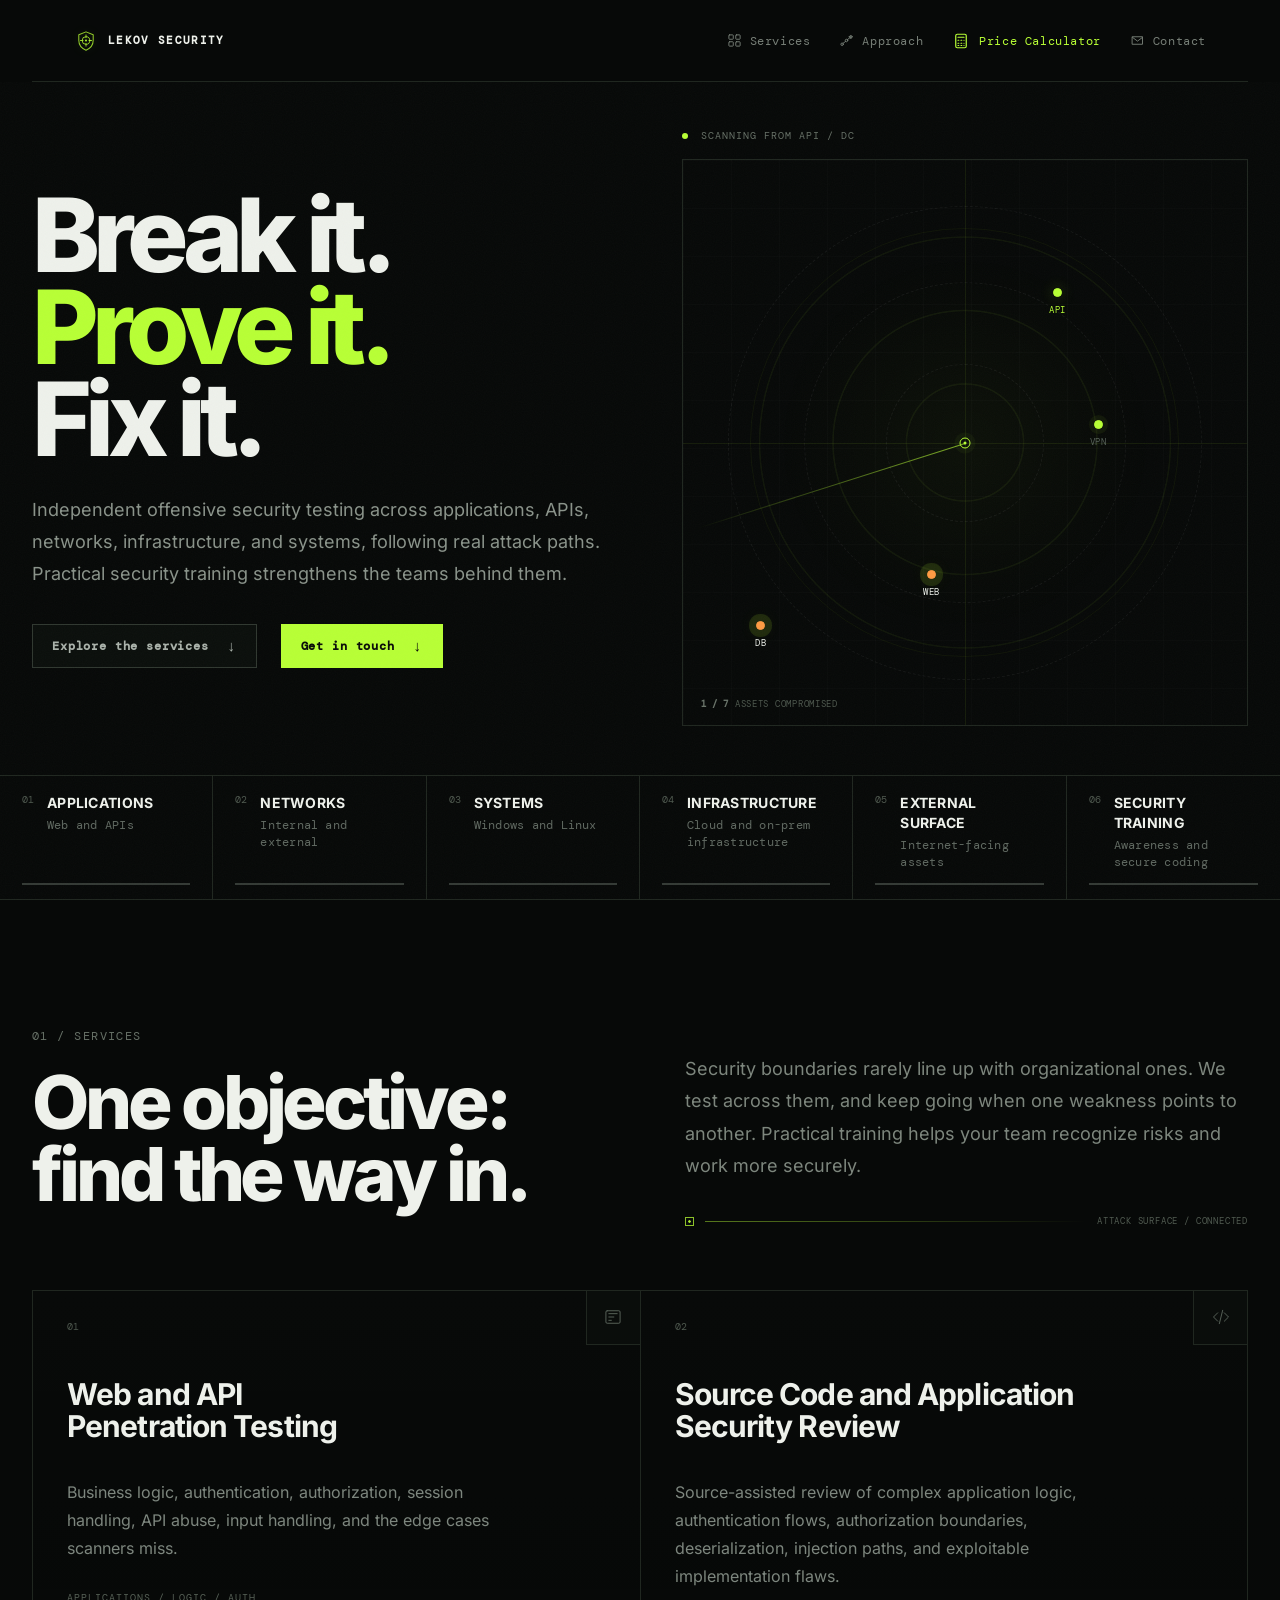
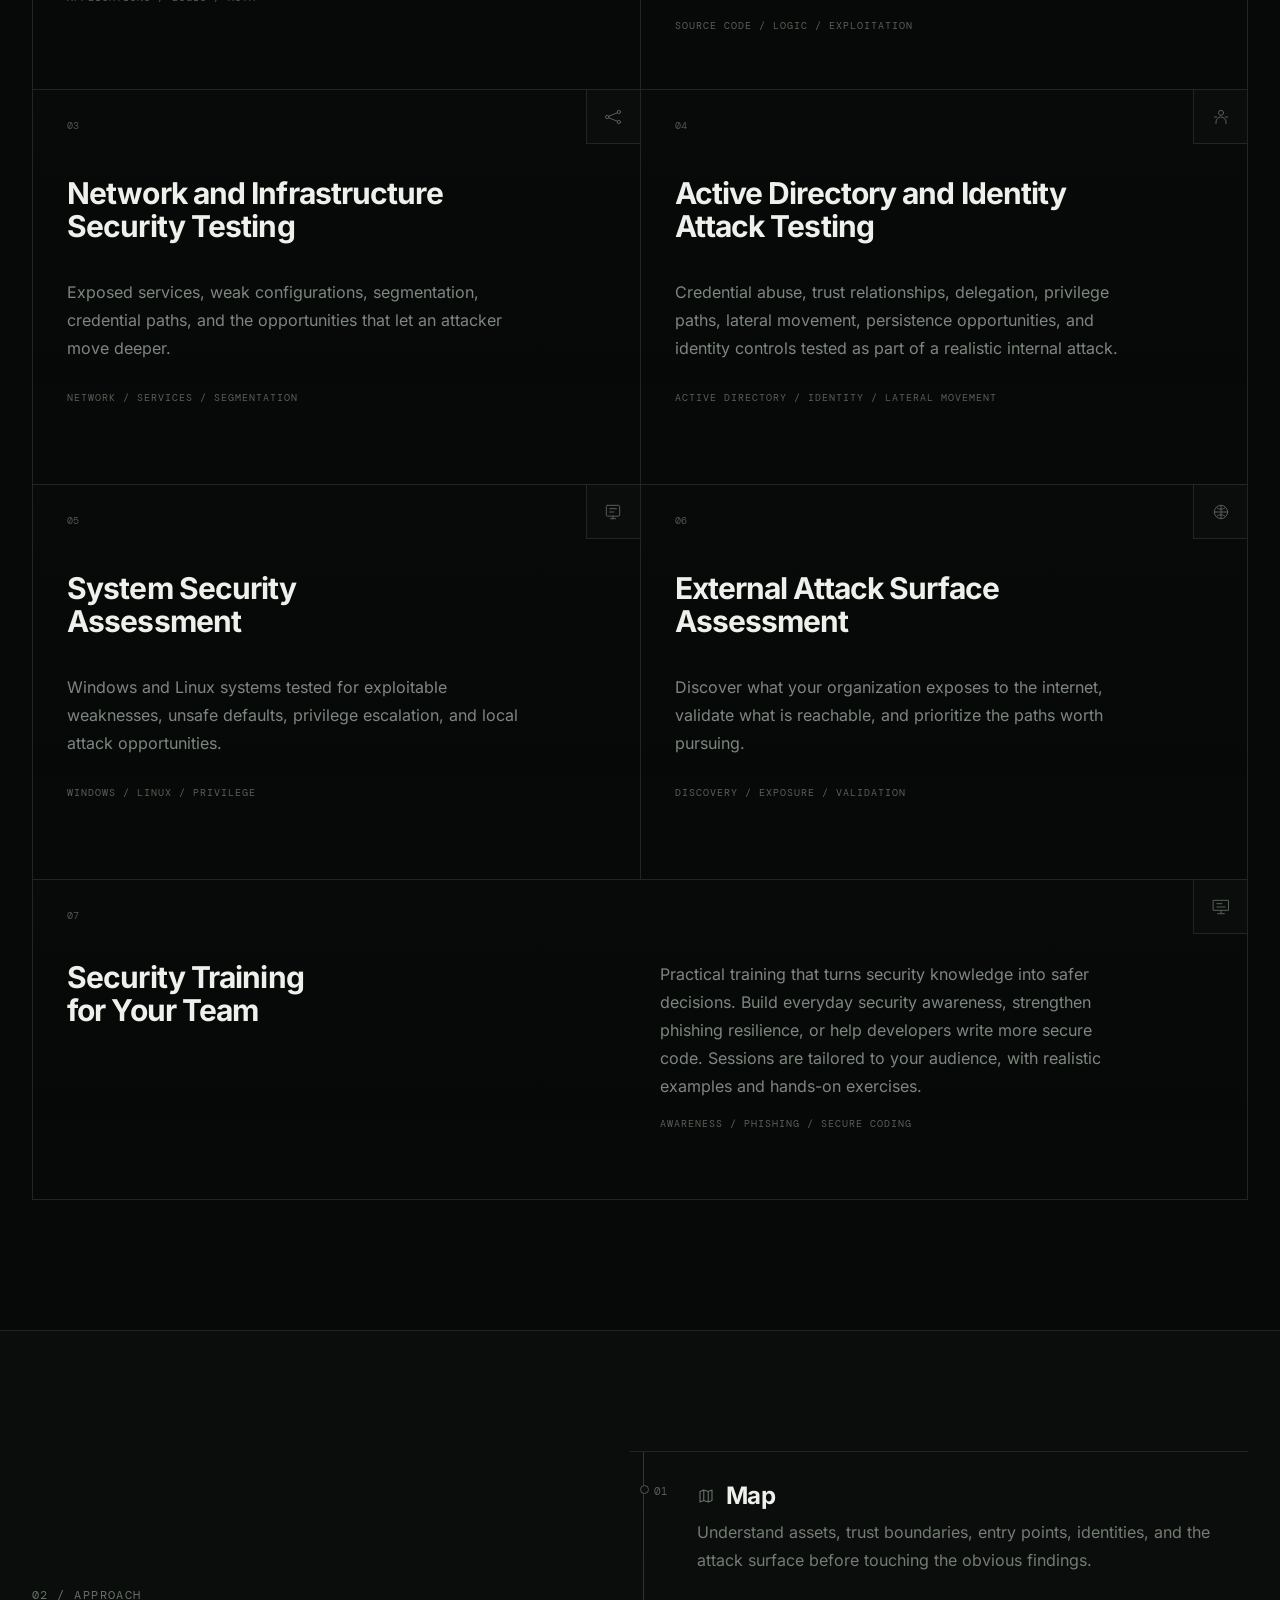
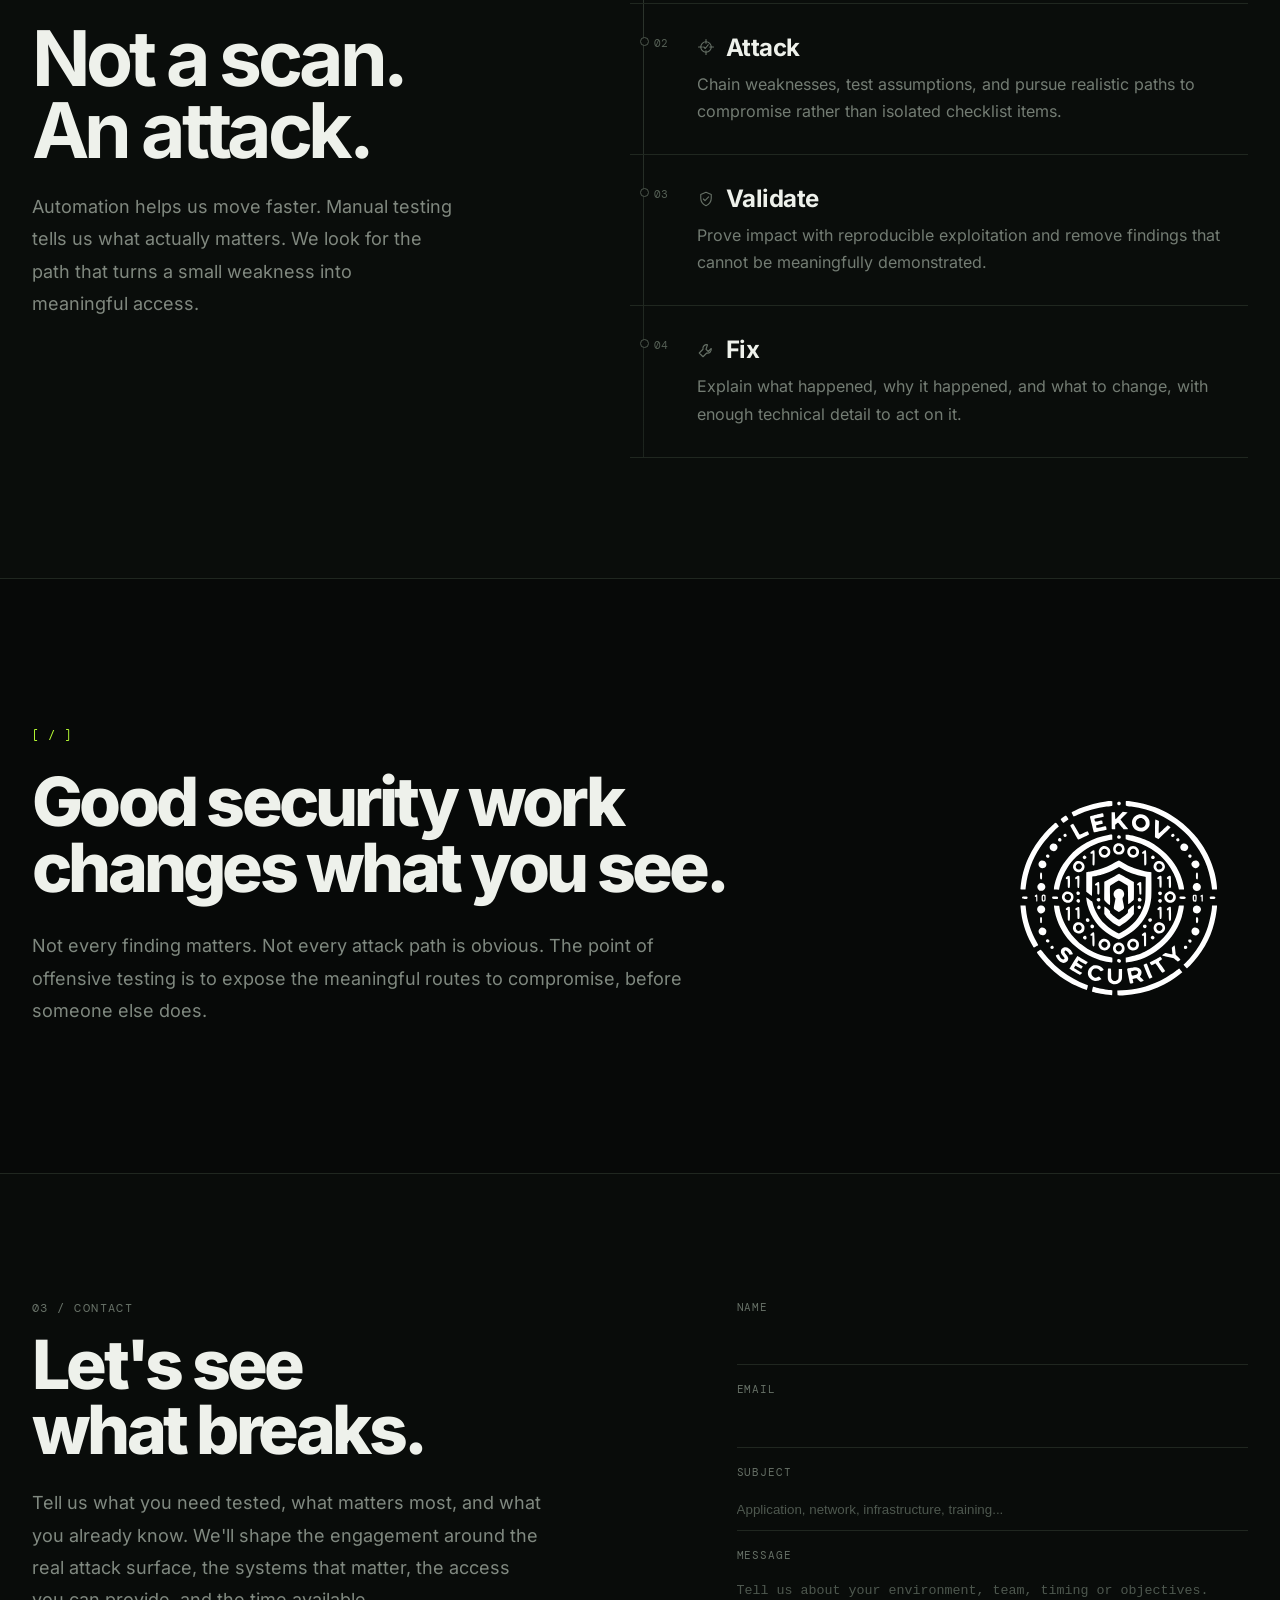
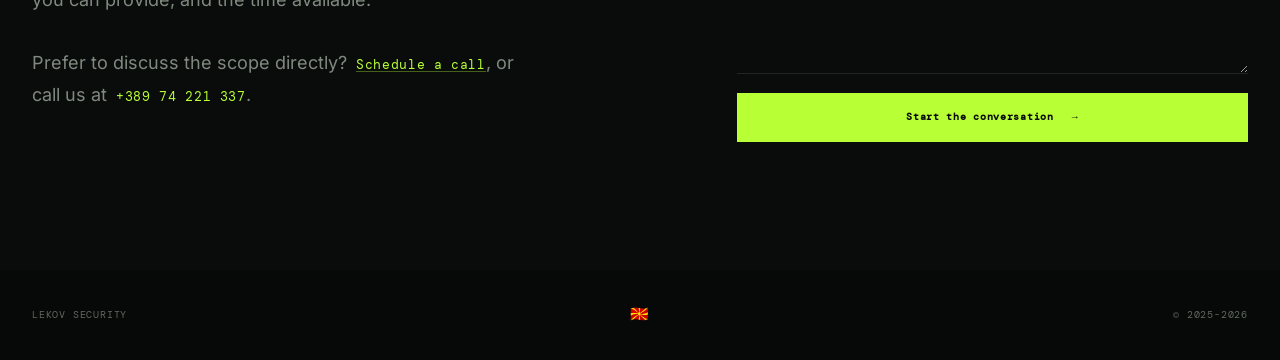
<file: index.html>
<!doctype html>
<html lang="en">
    <head>
        <script async src="https://www.googletagmanager.com/gtag/js?id=G-KB54M68BRK"></script>
        <meta charset="utf-8" />
        <meta content="width=device-width, initial-scale=1" name="viewport" />
        <meta
            content="Lekov Security, offensive security testing across applications, APIs, networks, infrastructure and systems, plus practical security training for teams."
            name="description"
        />
        <meta content="#070908" name="theme-color" />
        <meta
            name="google-site-verification"
            content="J3I7DvfYbsikEyJBH8tImi7D3e5R0a6CrtMJTjmJlKA"
        />

        <title>Lekov Security – Offensive Security</title>

        <link rel="icon" type="image/svg+xml" href="/assets/images/favicon.svg" />
        <link rel="stylesheet" href="/assets/css/main.css" />
        <script src="/assets/js/main.js" defer></script>
    </head>
    <body>
        <div aria-hidden="true" class="noise"></div>
        <div aria-hidden="true" class="cursor-glow"></div>
        <div class="site-navigation">
            <header class="site-header">
                <div class="brand">
                    <span aria-hidden="true" class="brand-mark">
                        <svg viewBox="0 0 40 40">
                            <path
                                class="brand-mark-shield"
                                d="M20 4.8L32 9.5V18.8C32 26.4 27.2 32.4 20 35.3C12.8 32.4 8 26.4 8 18.8V9.5L20 4.8Z"
                            ></path>
                            <g class="brand-mark-target">
                                <circle class="brand-mark-ring" cx="20" cy="19.2" r="6.4"></circle>
                                <path
                                    class="brand-mark-crosshair"
                                    d="M20 9.9V14.3M20 24.1V28.5M10.7 19.2H15.1M24.9 19.2H29.3"
                                ></path>
                                <circle class="brand-mark-core" cx="20" cy="19.2" r="1.6"></circle>
                            </g>
                        </svg>
                    </span>
                    <span>LEKOV SECURITY</span>
                </div>
                <nav aria-label="Main navigation" class="nav">
                    <a href="#services">
                        <svg aria-hidden="true" class="nav-icon" viewBox="0 0 24 24">
                            <rect height="7" rx="1" width="7" x="3" y="3"></rect>
                            <rect height="7" rx="1" width="7" x="14" y="3"></rect>
                            <rect height="7" rx="1" width="7" x="3" y="14"></rect>
                            <rect height="7" rx="1" width="7" x="14" y="14"></rect>
                        </svg>
                        <span>Services</span>
                    </a>
                    <a href="#approach">
                        <svg aria-hidden="true" class="nav-icon" viewBox="0 0 24 24">
                            <circle cx="5" cy="18" r="2"></circle>
                            <circle cx="12" cy="12" r="2"></circle>
                            <circle cx="19" cy="6" r="2"></circle>
                            <path d="M6.5 16.5l4-3M13.5 10.5l4-3M16 6h3v3"></path>
                        </svg>
                        <span>Approach</span>
                    </a>
                    <button
                        class="nav-estimate"
                        type="button"
                        data-open-estimator=""
                        aria-controls="price-estimator"
                        aria-haspopup="dialog"
                    >
                        <svg class="estimate-icon" aria-hidden="true" viewBox="0 0 24 24">
                            <rect x="5" y="3" width="14" height="18" rx="2"></rect>
                            <path
                                d="M8 7h8M8 11h1M12 11h1M16 11h.01M8 15h1M12 15h1M16 15h.01M8 18h1M12 18h1M16 18h.01"
                            ></path>
                        </svg>
                        <span>Price Calculator</span>
                    </button>
                    <a href="#contact">
                        <svg aria-hidden="true" class="nav-icon" viewBox="0 0 24 24">
                            <path d="M4 6h16v12H4zM4 7l8 6 8-6"></path>
                        </svg>
                        <span>Contact</span>
                    </a>
                </nav>
                <button
                    aria-controls="mobile-nav"
                    aria-expanded="false"
                    class="menu-toggle"
                    type="button"
                >
                    <svg aria-hidden="true" class="menu-icon" viewBox="0 0 24 24">
                        <path d="M4 7h16M4 12h16M4 17h16"></path>
                    </svg>
                    <span>MENU</span>
                </button>
            </header>
            <div aria-hidden="true" class="mobile-nav" id="mobile-nav">
                <a href="#services">
                    <svg aria-hidden="true" class="nav-icon" viewBox="0 0 24 24">
                        <rect height="7" rx="1" width="7" x="3" y="3"></rect>
                        <rect height="7" rx="1" width="7" x="14" y="3"></rect>
                        <rect height="7" rx="1" width="7" x="3" y="14"></rect>
                        <rect height="7" rx="1" width="7" x="14" y="14"></rect>
                    </svg>
                    <span>Services</span>
                </a>
                <a href="#approach">
                    <svg aria-hidden="true" class="nav-icon" viewBox="0 0 24 24">
                        <circle cx="5" cy="18" r="2"></circle>
                        <circle cx="12" cy="12" r="2"></circle>
                        <circle cx="19" cy="6" r="2"></circle>
                        <path d="M6.5 16.5l4-3M13.5 10.5l4-3M16 6h3v3"></path>
                    </svg>
                    <span>Approach</span>
                </a>
                <button
                    class="nav-estimate"
                    type="button"
                    data-open-estimator=""
                    aria-controls="price-estimator"
                    aria-haspopup="dialog"
                >
                    <svg class="estimate-icon" aria-hidden="true" viewBox="0 0 24 24">
                        <rect x="5" y="3" width="14" height="18" rx="2"></rect>
                        <path
                            d="M8 7h8M8 11h1M12 11h1M16 11h.01M8 15h1M12 15h1M16 15h.01M8 18h1M12 18h1M16 18h.01"
                        ></path>
                    </svg>
                    <span>Price Calculator</span>
                </button>
                <a href="#contact">
                    <svg aria-hidden="true" class="nav-icon" viewBox="0 0 24 24">
                        <path d="M4 6h16v12H4zM4 7l8 6 8-6"></path>
                    </svg>
                    <span>Contact</span>
                </a>
            </div>
        </div>
        <main>
            <div class="opening-screen">
                <section class="hero section-shell">
                    <div class="hero-copy reveal">
                        <h1>
                            Break it.
                            <br />
                            <em>Prove it.</em>
                            <br />
                            Fix it.
                        </h1>
                        <p class="hero-lead">
                            Independent offensive security testing across applications, APIs,
                            networks, infrastructure, and systems, following real attack paths.
                            Practical security training strengthens the teams behind them.
                        </p>
                        <div class="hero-actions">
                            <a class="button button-scope" href="#services">
                                Explore the services
                                <span>↓</span>
                            </a>
                            <a class="button button-solid" href="#contact-form">
                                Get in touch
                                <span>↓</span>
                            </a>
                        </div>
                    </div>
                    <div
                        aria-label="Animated attack surface visualization"
                        class="hero-radar reveal reveal-delay"
                    >
                        <div class="radar-status">
                            <span class="status-dot"></span>
                            <span id="radar-status-text">SCANNING EXTERNAL SURFACE</span>
                        </div>
                        <div class="radar-stage" id="radar-stage">
                            <div class="radar-grid"></div>
                            <div class="radar-crosshair horizontal"></div>
                            <div class="radar-crosshair vertical"></div>
                            <div class="radar-sweep"></div>
                            <div class="radar-origin"></div>
                            <div class="radar-ring ring-1"></div>
                            <div class="radar-ring ring-2"></div>
                            <div class="radar-ring ring-3"></div>
                            <svg
                                aria-hidden="true"
                                class="radar-network"
                                preserveaspectratio="none"
                                viewBox="0 0 100 100"
                            >
                                <g class="radar-edges" id="radar-edges"></g>
                                <g class="radar-pulses" id="radar-pulses"></g>
                            </svg>
                            <button
                                aria-label="Web service"
                                class="radar-node node-1"
                                data-name="WEB"
                                data-node="web"
                                data-state="pending"
                            >
                                <span></span>
                                <b>WEB</b>
                            </button>
                            <button
                                aria-label="VPN gateway"
                                class="radar-node node-2"
                                data-name="VPN"
                                data-node="vpn"
                                data-state="pending"
                            >
                                <span></span>
                                <b>VPN</b>
                            </button>
                            <button
                                aria-label="API service"
                                class="radar-node node-3"
                                data-name="API"
                                data-node="api"
                                data-state="pending"
                            >
                                <span></span>
                                <b>API</b>
                            </button>
                            <button
                                aria-label="Domain controller"
                                class="radar-node node-4"
                                data-name="DC"
                                data-node="dc"
                                data-state="pending"
                            >
                                <span></span>
                                <b>DC</b>
                            </button>
                            <button
                                aria-label="Database"
                                class="radar-node node-5"
                                data-name="DB"
                                data-node="db"
                                data-state="pending"
                            >
                                <span></span>
                                <b>DB</b>
                            </button>
                            <button
                                aria-label="Windows host"
                                class="radar-node node-6"
                                data-name="WINDOWS"
                                data-node="windows"
                                data-state="pending"
                            >
                                <span></span>
                                <b>WINDOWS</b>
                            </button>
                            <button
                                aria-label="Linux server"
                                class="radar-node node-7"
                                data-name="LINUX"
                                data-node="linux"
                                data-state="pending"
                            >
                                <span></span>
                                <b>LINUX</b>
                            </button>
                            <div class="radar-compromise" id="radar-compromise">
                                <strong>0 / 7</strong>
                                ASSETS COMPROMISED
                            </div>
                        </div>
                    </div>
                </section>
                <section aria-label="Security testing areas" class="capability-strip">
                    <div class="cap-item">
                        <span class="cap-index">01</span>
                        <div>
                            <strong>APPLICATIONS</strong>
                            <small>Web and APIs</small>
                        </div>
                        <span class="cap-progress">
                            <i></i>
                        </span>
                    </div>
                    <div class="cap-item">
                        <span class="cap-index">02</span>
                        <div>
                            <strong>NETWORKS</strong>
                            <small>Internal and external</small>
                        </div>
                        <span class="cap-progress">
                            <i></i>
                        </span>
                    </div>
                    <div class="cap-item">
                        <span class="cap-index">03</span>
                        <div>
                            <strong>SYSTEMS</strong>
                            <small>Windows and Linux</small>
                        </div>
                        <span class="cap-progress">
                            <i></i>
                        </span>
                    </div>
                    <div class="cap-item">
                        <span class="cap-index">04</span>
                        <div>
                            <strong>INFRASTRUCTURE</strong>
                            <small>Cloud and on-prem infrastructure</small>
                        </div>
                        <span class="cap-progress">
                            <i></i>
                        </span>
                    </div>
                    <div class="cap-item">
                        <span class="cap-index">05</span>
                        <div>
                            <strong>EXTERNAL SURFACE</strong>
                            <small>Internet-facing assets</small>
                        </div>
                        <span class="cap-progress">
                            <i></i>
                        </span>
                    </div>
                    <div class="cap-item">
                        <span class="cap-index">06</span>
                        <div>
                            <strong>SECURITY TRAINING</strong>
                            <small>Awareness and secure coding</small>
                        </div>
                        <span class="cap-progress"><i></i></span>
                    </div>
                </section>
            </div>
            <section class="section-shell capabilities-section" id="services">
                <div class="section-heading reveal">
                    <div class="section-heading-title">
                        <div class="eyebrow">01 / SERVICES</div>
                        <h2>
                            One objective:
                            <br />
                            find the way in.
                        </h2>
                    </div>
                    <div class="section-heading-copy">
                        <p class="section-intro">
                            Security boundaries rarely line up with organizational ones. We test
                            across them, and keep going when one weakness points to another.
                            Practical training helps your team recognize risks and work more
                            securely.
                        </p>
                        <div aria-hidden="true" class="heading-datum">
                            <span aria-hidden="true" class="datum-marker">
                                <i></i>
                            </span>
                            <span class="datum-line"></span>
                            <span class="datum-label">ATTACK SURFACE / CONNECTED</span>
                        </div>
                    </div>
                </div>
                <div class="capabilities-grid">
                    <article
                        class="capability-card reveal"
                        data-code="AUTHENTICATION / 443"
                        data-pricing-service="web"
                    >
                        <div aria-hidden="true" class="card-icon icon-app">
                            <svg viewBox="0 0 24 24">
                                <rect height="15" rx="1.5" width="17" x="3.5" y="4.5"></rect>
                                <path d="M7 8h10M7 12h6M7 16h3"></path>
                            </svg>
                        </div>
                        <div class="card-index">01</div>
                        <h3>
                            Web and API
                            <br />
                            Penetration Testing
                        </h3>
                        <p>
                            Business logic, authentication, authorization, session handling, API
                            abuse, input handling, and the edge cases scanners miss.
                        </p>
                        <span class="card-tags">APPLICATIONS / LOGIC / AUTH</span>
                    </article>
                    <article
                        class="capability-card reveal"
                        data-code="SOURCE / REVIEW"
                        data-pricing-service="code"
                    >
                        <div aria-hidden="true" class="card-icon icon-code">
                            <svg viewBox="0 0 24 24">
                                <path d="M8 7l-5 5 5 5M16 7l5 5-5 5M14 4l-4 16"></path>
                            </svg>
                        </div>
                        <div class="card-index">02</div>
                        <h3>
                            Source Code and Application
                            <br />
                            Security Review
                        </h3>
                        <p>
                            Source-assisted review of complex application logic, authentication
                            flows, authorization boundaries, deserialization, injection paths, and
                            exploitable implementation flaws.
                        </p>
                        <span class="card-tags">SOURCE CODE / LOGIC / EXPLOITATION</span>
                    </article>
                    <article
                        class="capability-card reveal"
                        data-code="SEGMENTATION / TCP"
                        data-pricing-service="network"
                    >
                        <div aria-hidden="true" class="card-icon icon-network">
                            <svg viewBox="0 0 24 24">
                                <circle cx="5" cy="12" r="2"></circle>
                                <circle cx="19" cy="6" r="2"></circle>
                                <circle cx="19" cy="18" r="2"></circle>
                                <path d="M7 11l10-4M7 13l10 4"></path>
                            </svg>
                        </div>
                        <div class="card-index">03</div>
                        <h3>
                            Network and Infrastructure
                            <br />
                            Security Testing
                        </h3>
                        <p>
                            Exposed services, weak configurations, segmentation, credential paths,
                            and the opportunities that let an attacker move deeper.
                        </p>
                        <span class="card-tags">NETWORK / SERVICES / SEGMENTATION</span>
                    </article>
                    <article
                        class="capability-card reveal"
                        data-code="IDENTITY / ACTIVE DIRECTORY"
                        data-pricing-service="identity"
                    >
                        <div aria-hidden="true" class="card-icon icon-identity">
                            <svg viewBox="0 0 24 24">
                                <circle cx="12" cy="7" r="3"></circle>
                                <path d="M6 20v-2a6 6 0 0 1 12 0v2M4 12h3M17 12h3"></path>
                            </svg>
                        </div>
                        <div class="card-index">04</div>
                        <h3>
                            Active Directory and Identity
                            <br />
                            Attack Testing
                        </h3>
                        <p>
                            Credential abuse, trust relationships, delegation, privilege paths,
                            lateral movement, persistence opportunities, and identity controls
                            tested as part of a realistic internal attack.
                        </p>
                        <span class="card-tags">
                            ACTIVE DIRECTORY / IDENTITY / LATERAL MOVEMENT
                        </span>
                    </article>
                    <article
                        class="capability-card reveal"
                        data-code="PRIVILEGE / LOCAL"
                        data-pricing-service="system"
                    >
                        <div aria-hidden="true" class="card-icon icon-system">
                            <svg viewBox="0 0 24 24">
                                <rect height="13" rx="1.5" width="16" x="4" y="4"></rect>
                                <path d="M9 20h6M12 17v3M8 8h8M8 12h5"></path>
                            </svg>
                        </div>
                        <div class="card-index">05</div>
                        <h3>
                            System Security
                            <br />
                            Assessment
                        </h3>
                        <p>
                            Windows and Linux systems tested for exploitable weaknesses, unsafe
                            defaults, privilege escalation, and local attack opportunities.
                        </p>
                        <span class="card-tags">WINDOWS / LINUX / PRIVILEGE</span>
                    </article>
                    <article
                        class="capability-card reveal"
                        data-code="EXTERNAL / ENUMERATION"
                        data-pricing-service="external"
                    >
                        <div aria-hidden="true" class="card-icon icon-external">
                            <svg viewBox="0 0 24 24">
                                <circle cx="12" cy="12" r="8"></circle>
                                <path
                                    d="M12 4v16M4 12h16M7 7c2.7 2.3 7.3 2.3 10 0M7 17c2.7-2.3 7.3-2.3 10 0"
                                ></path>
                            </svg>
                        </div>
                        <div class="card-index">06</div>
                        <h3>
                            External Attack Surface
                            <br />
                            Assessment
                        </h3>
                        <p>
                            Discover what your organization exposes to the internet, validate what
                            is reachable, and prioritize the paths worth pursuing.
                        </p>
                        <span class="card-tags">DISCOVERY / EXPOSURE / VALIDATION</span>
                    </article>
                    <article
                        class="capability-card capability-card-training reveal"
                        data-code="PEOPLE / PRACTICE"
                        data-pricing-service="training"
                    >
                        <div class="card-icon icon-training" aria-hidden="true">
                            <svg viewBox="0 0 24 24">
                                <path d="M3 4h18v12H3zM8 20h8M12 16v4M7 8h6M7 12h10"></path>
                            </svg>
                        </div>
                        <div class="card-index">07</div>
                        <div class="training-card-body">
                            <h3>
                                Security Training
                                <br />
                                for Your Team
                            </h3>
                            <div class="training-card-copy">
                                <p>
                                    Practical training that turns security knowledge into safer
                                    decisions. Build everyday security awareness, strengthen
                                    phishing resilience, or help developers write more secure code.
                                    Sessions are tailored to your audience, with realistic examples
                                    and hands-on exercises.
                                </p>
                                <span class="card-tags">AWARENESS / PHISHING / SECURE CODING</span>
                            </div>
                        </div>
                    </article>
                </div>
            </section>
            <section class="approach-section" id="approach">
                <div class="section-shell approach-wrap">
                    <div class="approach-lead reveal">
                        <div class="eyebrow">02 / APPROACH</div>
                        <h2>
                            Not a scan.
                            <br />
                            An attack.
                        </h2>
                        <p>
                            Automation helps us move faster. Manual testing tells us what actually
                            matters. We look for the path that turns a small weakness into
                            meaningful access.
                        </p>
                    </div>
                    <div class="approach-list reveal">
                        <div class="approach-item">
                            <span>01</span>
                            <div>
                                <div class="approach-title">
                                    <svg
                                        aria-hidden="true"
                                        class="approach-icon"
                                        viewBox="0 0 24 24"
                                    >
                                        <path
                                            d="M4 6l5-2 6 2 5-2v14l-5 2-6-2-5 2zM9 4v14M15 6v14"
                                        ></path>
                                    </svg>
                                    <h3>Map</h3>
                                </div>
                                <p>
                                    Understand assets, trust boundaries, entry points, identities,
                                    and the attack surface before touching the obvious findings.
                                </p>
                            </div>
                        </div>
                        <div class="approach-item">
                            <span>02</span>
                            <div>
                                <div class="approach-title">
                                    <svg
                                        aria-hidden="true"
                                        class="approach-icon"
                                        viewBox="0 0 24 24"
                                    >
                                        <circle cx="12" cy="12" r="7"></circle>
                                        <path
                                            d="M12 2v5M12 17v5M2 12h5M17 12h5M9 12l2 2 4-5"
                                        ></path>
                                    </svg>
                                    <h3>Attack</h3>
                                </div>
                                <p>
                                    Chain weaknesses, test assumptions, and pursue realistic paths
                                    to compromise rather than isolated checklist items.
                                </p>
                            </div>
                        </div>
                        <div class="approach-item">
                            <span>03</span>
                            <div>
                                <div class="approach-title">
                                    <svg
                                        aria-hidden="true"
                                        class="approach-icon"
                                        viewBox="0 0 24 24"
                                    >
                                        <path
                                            d="M12 3l7 3v5c0 4.6-2.8 8-7 10-4.2-2-7-5.4-7-10V6z"
                                        ></path>
                                        <path d="M8.5 12l2.2 2.2 4.8-5"></path>
                                    </svg>
                                    <h3>Validate</h3>
                                </div>
                                <p>
                                    Prove impact with reproducible exploitation and remove findings
                                    that cannot be meaningfully demonstrated.
                                </p>
                            </div>
                        </div>
                        <div class="approach-item">
                            <span>04</span>
                            <div>
                                <div class="approach-title">
                                    <svg
                                        aria-hidden="true"
                                        class="approach-icon"
                                        viewBox="0 0 24 24"
                                    >
                                        <path
                                            d="M14 5a5 5 0 0 0-6 6L3 16l5 5 5-5a5 5 0 0 0 6-6l-4 4-3-3z"
                                        ></path>
                                    </svg>
                                    <h3>Fix</h3>
                                </div>
                                <p>
                                    Explain what happened, why it happened, and what to change, with
                                    enough technical detail to act on it.
                                </p>
                            </div>
                        </div>
                    </div>
                </div>
            </section>
            <section class="statement-section section-shell reveal">
                <div class="statement-main">
                    <div class="statement-mark">[ / ]</div>
                    <h2>
                        Good security work
                        <br />
                        changes what you see.
                    </h2>
                    <p>
                        Not every finding matters. Not every attack path is obvious. The point of
                        offensive testing is to expose the meaningful routes to compromise, before
                        someone else does.
                    </p>
                </div>
                <div class="statement-brand">
                    <img alt="Lekov Security" src="assets/images/logo.svg" />
                </div>
            </section>
            <section class="contact-section" id="contact">
                <div class="section-shell contact-wrap">
                    <div class="contact-copy reveal">
                        <div class="eyebrow">03 / CONTACT</div>
                        <h2>
                            Let's see
                            <br />
                            what breaks.
                        </h2>
                        <p>
                            Tell us what you need tested, what matters most, and what you already
                            know. We'll shape the engagement around the real attack surface, the
                            systems that matter, the access you can provide, and the time available.
                        </p>
                        <p class="contact-direct">
                            Prefer to discuss the scope directly?
                            <a
                                class="contact-booking"
                                href="https://bookings.cloud.microsoft/book/LekovSecurity1@lekov.mk"
                                target="_blank"
                                rel="noopener noreferrer"
                            >Schedule a call</a>, or call us at
                            <a class="contact-phone" href="tel:+38974221337">+389 74 221 337</a>.
                        </p>
                    </div>
                    <form
                        action="https://submit-form.com/oD9XmDJUX"
                        class="contact-form reveal"
                        id="contact-form"
                        method="post"
                        data-success-url="thanks/index.html"
                    >
                        <div class="estimate-contact-card" id="estimate-contact-card" hidden>
                            <div class="estimate-contact-heading">
                                <span>YOUR PROJECT ESTIMATE</span>
                                <strong id="estimate-contact-price"></strong>
                            </div>
                            <span class="estimate-contact-days" id="estimate-contact-days"></span>
                            <p class="estimate-contact-disclaimer">
                                Prices and working days are rough estimates (not fixed or final) and
                                may vary.
                            </p>
                            <p id="estimate-contact-description"></p>
                            <div class="estimate-contact-actions">
                                <button type="button" id="estimate-contact-edit">
                                    <svg
                                        class="estimate-icon"
                                        aria-hidden="true"
                                        viewBox="0 0 24 24"
                                    >
                                        <path d="m16 3 5 5-12 12H4v-5L16 3Zm-3 3 5 5"></path>
                                    </svg>
                                    Edit estimate
                                </button>
                                <button type="button" id="estimate-contact-remove">
                                    <svg
                                        class="estimate-icon"
                                        aria-hidden="true"
                                        viewBox="0 0 24 24"
                                    >
                                        <path d="m6 6 12 12M6 18 18 6"></path>
                                    </svg>
                                    Remove
                                </button>
                            </div>
                        </div>
                        <label>
                            Name
                            <input autocomplete="name" name="name" required="" type="text" />
                        </label>
                        <label>
                            Email
                            <input autocomplete="email" name="email" required="" type="email" />
                        </label>
                        <label>
                            Subject
                            <input
                                name="subject"
                                placeholder="Application, network, infrastructure, training..."
                                required=""
                                type="text"
                            />
                        </label>
                        <label>
                            Message
                            <textarea
                                name="message"
                                placeholder="Tell us about your environment, team, timing or objectives."
                                required=""
                                rows="5"
                            ></textarea>
                        </label>
                        <p
                            class="contact-form-status"
                            id="contact-form-status"
                            role="status"
                            aria-live="polite"
                            hidden=""
                        ></p>
                        <button class="button button-dark" type="submit">
                            <span data-submit-label="">Start the conversation</span>
                            <span>→</span>
                        </button>
                    </form>
                </div>
            </section>
        </main>
        <footer class="site-footer section-shell">
            <div class="footer-brand">LEKOV SECURITY</div>
            <span aria-label="North Macedonia" class="footer-flag" role="img">🇲🇰</span>
            <div class="footer-year">© 2025-2026</div>
        </footer>
        <dialog class="price-estimator" id="price-estimator" aria-labelledby="estimator-title">
            <header class="estimator-header">
                <div>
                    <div class="estimator-eyebrow">
                        <svg class="estimate-icon" aria-hidden="true" viewBox="0 0 24 24">
                            <rect x="5" y="3" width="14" height="18" rx="2"></rect>
                            <path
                                d="M8 7h8M8 11h1M12 11h1M16 11h.01M8 15h1M12 15h1M16 15h.01M8 18h1M12 18h1M16 18h.01"
                            ></path>
                        </svg>
                        PROJECT ESTIMATOR
                    </div>
                    <h2 id="estimator-title">Project estimate.</h2>
                </div>
                <button
                    class="estimator-close"
                    id="estimator-close"
                    type="button"
                    aria-label="Close price estimator"
                >
                    <svg class="estimate-icon" aria-hidden="true" viewBox="0 0 24 24">
                        <path d="m6 6 12 12M6 18 18 6"></path>
                    </svg>
                </button>
            </header>
            <div class="estimator-body" id="estimator-body">
                <form class="estimator-controls" id="estimator-controls">
                    <label class="estimator-field-label" for="estimator-service">
                        01 / SERVICE
                    </label>
                    <div class="estimator-select-wrap">
                        <select id="estimator-service" autofocus>
                            <option value="web">Web and API Penetration Testing</option>
                            <option value="code">Source Code Security Review</option>
                            <option value="network">Network and Infrastructure Testing</option>
                            <option value="identity">Active Directory and Identity Testing</option>
                            <option value="system">System Security Assessment</option>
                            <option value="external">External Attack Surface Assessment</option>
                            <option value="training">Security Training</option>
                        </select>
                        <svg class="estimate-icon" aria-hidden="true" viewBox="0 0 24 24">
                            <path d="m6 9 6 6 6-6"></path>
                        </svg>
                    </div>
                    <fieldset class="estimator-coverage" aria-describedby="estimator-scope-detail">
                        <legend class="estimator-field-label" id="estimator-coverage-label">
                            02 / COVERAGE
                        </legend>
                        <div class="estimator-options" id="estimator-options"></div>
                        <div
                            class="estimator-scope-detail estimator-copy-stack"
                            id="estimator-scope-detail"
                        ></div>
                    </fieldset>
                    <div class="estimator-quantity-row">
                        <div class="estimator-quantity-copy">
                            <label
                                class="estimator-field-label"
                                id="estimator-quantity-label"
                                for="estimator-quantity"
                            >
                                APPLICATIONS OR APIS
                            </label>
                            <p
                                class="estimator-quantity-error"
                                id="estimator-quantity-error"
                                role="alert"
                                hidden
                            ></p>
                        </div>
                        <div class="estimator-stepper">
                            <button
                                type="button"
                                id="estimator-decrease"
                                aria-label="Decrease quantity"
                                aria-controls="estimator-quantity"
                            >
                                −
                            </button>
                            <input
                                id="estimator-quantity"
                                type="number"
                                min="1"
                                max="10"
                                step="1"
                                value="1"
                                inputmode="numeric"
                                aria-describedby="estimator-quantity-error"
                            />
                            <button
                                type="button"
                                id="estimator-increase"
                                aria-label="Increase quantity"
                                aria-controls="estimator-quantity"
                            >
                                +
                            </button>
                        </div>
                    </div>
                    <div class="estimator-followup-options">
                        <div class="estimator-retest is-active" id="estimator-retest-option">
                            <svg class="estimate-icon" aria-hidden="true" viewBox="0 0 24 24">
                                <path d="m5 12 4 4 10-10"></path>
                            </svg>
                            <strong>Remediation re-test included</strong>
                            <span class="estimator-retest-price" id="estimator-retest-price">
                                Free
                            </span>
                        </div>
                        <div
                            class="estimator-retest estimator-training-materials"
                            id="estimator-training-materials"
                            aria-hidden="true"
                        >
                            <svg class="estimate-icon" aria-hidden="true" viewBox="0 0 24 24">
                                <path d="m5 12 4 4 10-10"></path>
                            </svg>
                            <strong>Training materials</strong>
                            <span class="estimator-retest-price">Included</span>
                        </div>
                    </div>
                </form>
                <aside class="estimator-summary" aria-label="Your price estimate">
                    <div class="estimator-price-block">
                        <div class="estimator-summary-label">
                            <span>YOUR ESTIMATE</span>
                            <span class="estimator-currency">EUR</span>
                        </div>
                        <p class="estimator-from" id="estimator-from">Starting from</p>
                        <output
                            class="estimator-price"
                            id="estimator-price"
                            aria-live="off"
                            aria-describedby="estimator-disclaimer"
                        >
                            €1,500
                        </output>
                    </div>
                    <div class="estimator-effort-block">
                        <div class="estimator-effort-label">
                            <svg class="estimate-icon" aria-hidden="true" viewBox="0 0 24 24">
                                <circle cx="12" cy="12" r="9"></circle>
                                <path d="M12 7v5l3 2"></path>
                            </svg>
                            <span>WORKING DAYS</span>
                        </div>
                        <div class="estimator-effort-value">
                            <output
                                id="estimator-effort"
                                aria-live="off"
                                aria-describedby="estimator-disclaimer"
                            >
                                3+
                            </output>
                        </div>
                    </div>
                    <p class="estimator-disclaimer" id="estimator-disclaimer">
                        Prices and working days are rough estimates (not fixed or final) and may
                        vary.
                    </p>
                    <ul class="estimator-included" id="estimator-included">
                        <li>
                            <svg class="estimate-icon" aria-hidden="true" viewBox="0 0 24 24">
                                <path d="m5 12 4 4 10-10"></path>
                            </svg>
                            <span data-included-text>Manual security testing</span>
                        </li>
                        <li>
                            <svg class="estimate-icon" aria-hidden="true" viewBox="0 0 24 24">
                                <path d="m5 12 4 4 10-10"></path>
                            </svg>
                            <span data-included-text>Technical report</span>
                        </li>
                        <li>
                            <svg class="estimate-icon" aria-hidden="true" viewBox="0 0 24 24">
                                <path d="m5 12 4 4 10-10"></path>
                            </svg>
                            <span data-included-text>Remediation guidance</span>
                        </li>
                    </ul>
                </aside>
            </div>
            <footer class="estimator-footer">
                <button type="button" class="estimator-custom-link" id="estimator-custom-request">
                    Custom quote
                </button>
                <button
                    type="button"
                    class="button button-solid estimator-continue"
                    id="estimator-continue"
                >
                    <span class="desktop-label" id="estimator-continue-label">
                        Discuss this scope
                    </span>
                    <span class="mobile-label">Discuss scope</span>
                    <svg class="estimate-icon" aria-hidden="true" viewBox="0 0 24 24">
                        <path d="M4 12h16m-6-6 6 6-6 6"></path>
                    </svg>
                </button>
            </footer>
            <div
                class="estimator-sr-only"
                id="estimator-announcement"
                aria-live="polite"
                aria-atomic="true"
            ></div>
        </dialog>
    </body>
</html>
</file>
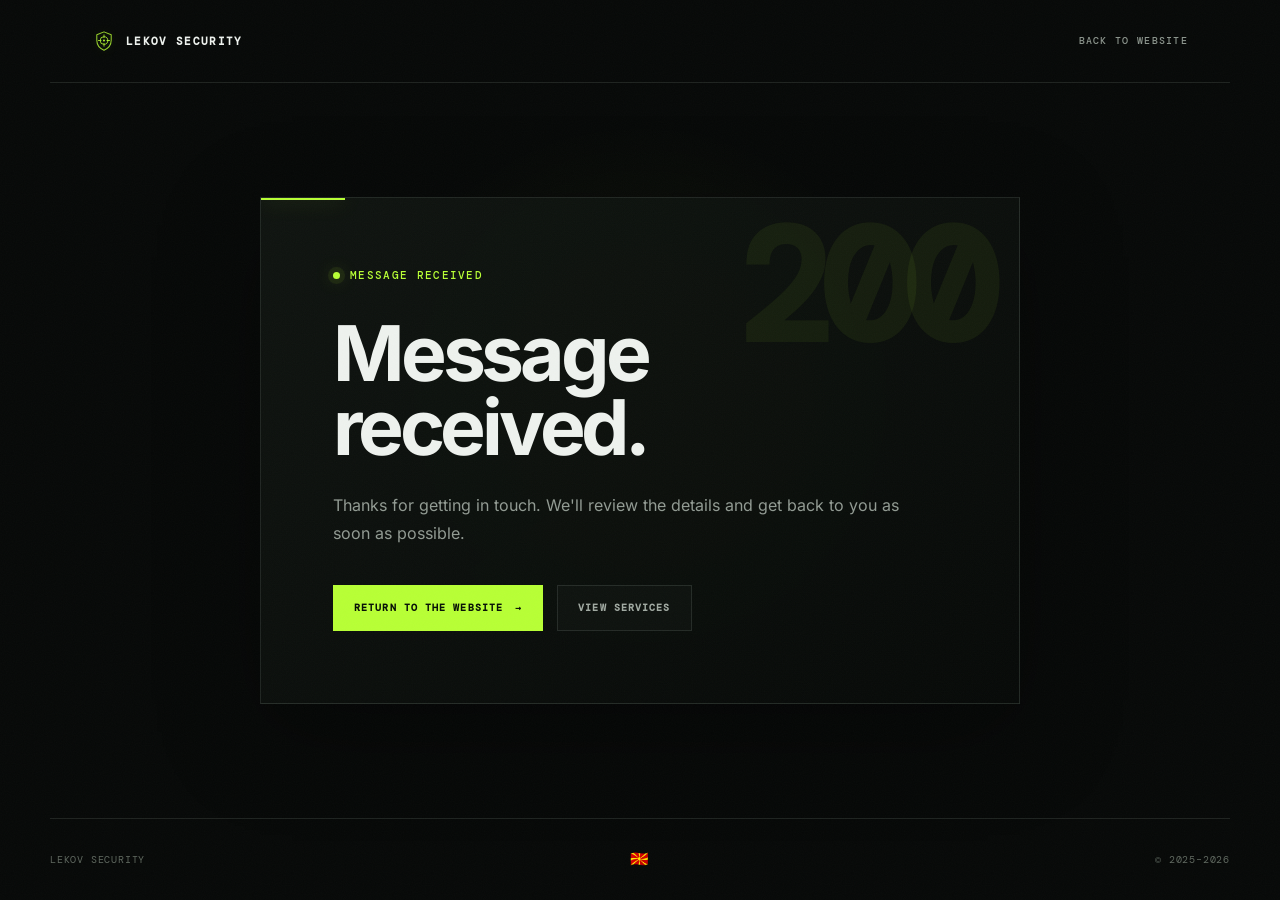
<file: thanks/index.html>
<!doctype html>
<html lang="en">
    <head>
        <meta charset="utf-8" />
        <meta content="width=device-width, initial-scale=1" name="viewport" />
        <meta content="Thank you for contacting Lekov Security." name="description" />
        <meta content="#070908" name="theme-color" />
        <title>Thank You – Lekov Security</title>
        <link rel="icon" type="image/svg+xml" href="/assets/images/favicon.svg" />
        <link href="/assets/css/main.css" rel="stylesheet" />
        <link href="/assets/css/thanks.css" rel="stylesheet" />
    </head>
    <body class="thanks-page">
        <div class="thanks-noise" aria-hidden="true"></div>
        <div class="thanks-grid" aria-hidden="true"></div>

        <header class="thanks-header">
            <div class="thanks-header-inner">
                <a class="thanks-brand" href="/index.html" aria-label="Lekov Security home">
                    <span class="thanks-brand-mark" aria-hidden="true">
                        <svg viewBox="0 0 40 40">
                            <path
                                class="thanks-shield"
                                d="M20 4.8L32 9.5V18.8C32 26.4 27.2 32.4 20 35.3C12.8 32.4 8 26.4 8 18.8V9.5L20 4.8Z"
                            ></path>
                            <circle class="thanks-target-ring" cx="20" cy="19.2" r="6.4"></circle>
                            <path
                                class="thanks-crosshair"
                                d="M20 9.9V14.3M20 24.1V28.5M10.7 19.2H15.1M24.9 19.2H29.3"
                            ></path>
                            <circle class="thanks-target-core" cx="20" cy="19.2" r="1.6"></circle>
                        </svg>
                    </span>
                    <span>LEKOV SECURITY</span>
                </a>
                <a class="thanks-home-link" href="/index.html">Back to website</a>
            </div>
        </header>

        <main class="thanks-main">
            <section class="thanks-card" aria-labelledby="thanks-title">
                <div class="thanks-status">
                    <span class="thanks-status-dot" aria-hidden="true"></span>
                    MESSAGE RECEIVED
                </div>
                <div class="thanks-code" aria-hidden="true">200</div>
                <h1 id="thanks-title">Message received.</h1>
                <p>
                    Thanks for getting in touch. We'll review the details and get back to you as
                    soon as possible.
                </p>
                <div class="thanks-actions">
                    <a class="thanks-primary" href="/index.html">
                        Return to the website
                        <span aria-hidden="true">→</span>
                    </a>
                    <a class="thanks-secondary" href="/index.html#services">View services</a>
                </div>
            </section>
        </main>

        <footer class="thanks-footer">
            <span>LEKOV SECURITY</span>
            <span class="thanks-footer-flag" aria-label="North Macedonia">🇲🇰</span>
            <span>© 2025–2026</span>
        </footer>
    </body>
</html>
</file>
<file: assets/css/main.css>
@font-face {
    font-family: 'DM Mono';
    font-style: normal;
    font-weight: 400;
    font-display: swap;
    src: url(../fonts/dm-mono-400.woff) format('woff');
}
@font-face {
    font-family: 'DM Mono';
    font-style: normal;
    font-weight: 500;
    font-display: swap;
    src: url(../fonts/dm-mono-500.woff) format('woff');
}
@font-face {
    font-family: 'Inter';
    font-style: normal;
    font-weight: 400;
    font-display: swap;
    src: url(../fonts/inter-400.woff) format('woff');
}
@font-face {
    font-family: 'Inter';
    font-style: normal;
    font-weight: 500;
    font-display: swap;
    src: url(../fonts/inter-500.woff) format('woff');
}
@font-face {
    font-family: 'Inter';
    font-style: normal;
    font-weight: 600;
    font-display: swap;
    src: url(../fonts/inter-600.woff) format('woff');
}
@font-face {
    font-family: 'Inter';
    font-style: normal;
    font-weight: 700;
    font-display: swap;
    src: url(../fonts/inter-700.woff) format('woff');
}
@font-face {
    font-family: 'Inter';
    font-style: normal;
    font-weight: 800;
    font-display: swap;
    src: url(../fonts/inter-800.woff) format('woff');
}

:root {
    --bg: #070908;
    --bg-soft: #0a0d0b;
    --panel: #0d110e;
    --text: #eef1eb;
    --muted: #8d958c;
    --muted-2: #626b62;
    --line: #202720;
    --line-soft: #151b16;
    --accent: #b8ff35;
    --orange: #ff9b43;
    --red: #ff5548;
    --max: 1240px;
}

* {
    box-sizing: border-box;
}

html {
    scroll-behavior: smooth;
}

body {
    margin: 0;
    background: var(--bg);
    color: var(--text);
    font-family:
        Inter,
        system-ui,
        -apple-system,
        sans-serif;
    overflow-x: hidden;
}

a {
    color: inherit;
    text-decoration: none;
}

.noise {
    position: fixed;
    inset: 0;
    pointer-events: none;
    opacity: 0.035;
    background-image: url('../images/noise.svg');
    z-index: 20;
}

.cursor-glow {
    position: fixed;
    left: -100px;
    top: -100px;
    width: 320px;
    height: 320px;
    transform: translate(-50%, -50%);
    background: radial-gradient(circle, rgba(184, 255, 53, 0.055), transparent 62%);
    pointer-events: none;
    z-index: 0;
    mix-blend-mode: screen;
    transition: opacity 0.2s;
}

.section-shell,
.site-header {
    width: min(var(--max), calc(100% - 64px));
    margin: 0 auto;
}

.site-header {
    height: 82px;
    display: grid;
    grid-template-columns: 1fr auto auto;
    align-items: center;
    gap: 42px;
    border-bottom: 1px solid var(--line);
    position: relative;
    z-index: 10;
}

.brand {
    display: flex;
    align-items: center;
    gap: 10px;
    margin-left: 42px;
    font:
        600 11px/1 'DM Mono',
        monospace;
    letter-spacing: 0.12em;
}

.brand-mark {
    position: relative;
    width: 24px;
    height: 24px;
    flex: 0 0 24px;
    display: inline-grid;
    place-items: center;
    filter: drop-shadow(0 0 5px rgba(155, 255, 74, 0.14));
    transition:
        transform 180ms ease,
        filter 180ms ease;
}

.brand-mark svg {
    display: block;
    width: 100%;
    height: 100%;
    overflow: visible;
}

.brand-mark-shield,
.brand-mark-ring,
.brand-mark-crosshair {
    fill: none;
    stroke: var(--accent);
    stroke-linecap: round;
    stroke-linejoin: round;
}

.brand-mark-shield {
    stroke-width: 1.7;
    opacity: 0.8;
}

.brand-mark-target {
    transform-origin: 20px 19.2px;
    animation: brandTargetTurn 6s cubic-bezier(0.65, 0, 0.35, 1) infinite;
}

.brand-mark-ring {
    stroke-width: 1.45;
    opacity: 0.88;
    transform-origin: 20px 19.2px;
    animation: brandTargetPulse 2.2s ease-in-out infinite;
}

.brand-mark-crosshair {
    stroke-width: 1.45;
    opacity: 0.92;
}

.brand-mark-core {
    fill: var(--accent);
    transform-origin: 20px 19.2px;
    animation: brandCorePulse 1.65s ease-in-out infinite;
}

.brand:hover .brand-mark {
    transform: translateY(-1px);
    filter: drop-shadow(0 0 9px rgba(155, 255, 74, 0.3));
}

@keyframes brandTargetTurn {
    0%,
    72% {
        transform: rotate(0deg);
    }

    88%,
    100% {
        transform: rotate(90deg);
    }
}

@keyframes brandTargetPulse {
    0%,
    100% {
        transform: scale(0.94);
        opacity: 0.64;
    }

    50% {
        transform: scale(1);
        opacity: 1;
    }
}

@keyframes brandCorePulse {
    0%,
    100% {
        transform: scale(0.78);
        opacity: 0.58;
    }

    50% {
        transform: scale(1.18);
        opacity: 1;
    }
}

.nav {
    display: flex;
    gap: 29px;
    font:
        12px/1 'DM Mono',
        monospace;
    color: #777f77;
    letter-spacing: 0.05em;
}

.nav a {
    transition: color 0.2s ease;
}

.nav a:hover {
    color: var(--text);
}

.nav-cta {
    display: flex;
    align-items: center;
    gap: 8px;
    font:
        12px/1 'DM Mono',
        monospace;
    letter-spacing: 0.06em;
    color: var(--accent);
}

.nav-cta span {
    transition: transform 0.2s;
}

.nav-cta:hover span {
    transform: translate(3px, -3px);
}

.menu-toggle,
.mobile-nav {
    display: none;
}

.hero {
    min-height: 680px;
    display: grid;
    grid-template-columns: 1.02fr 0.98fr;
    gap: 60px;
    align-items: center;
    padding: 72px 0 82px;
    position: relative;
}

.hero-copy {
    position: relative;
    z-index: 2;
}

.eyebrow {
    color: #667066;
    font:
        12px/1 'DM Mono',
        monospace;
    letter-spacing: 0.12em;
}

.eyebrow-slash {
    padding: 0 8px;
    color: #333d33;
}

.hero h1 {
    font-size: clamp(72px, 8vw, 122px);
    line-height: 0.9;
    letter-spacing: -0.065em;
    margin: 20px 0 29px;
    font-weight: 800;
    max-width: 760px;
}

.hero h1 em {
    color: var(--accent);
    font-style: normal;
}

.hero-lead {
    max-width: 610px;
    color: #8a938a;
    font-size: 18px;
    line-height: 1.78;
    margin: 0;
}

.hero-actions {
    display: flex;
    align-items: center;
    gap: 24px;
    margin-top: 34px;
}

.button {
    display: inline-flex;
    align-items: center;
    justify-content: center;
    gap: 18px;
    padding: 15px 19px;
    border: 1px solid transparent;
    font:
        600 12px/1 'DM Mono',
        monospace;
    letter-spacing: 0.07em;
    transition:
        transform 0.22s ease,
        background 0.22s ease,
        border-color 0.22s ease,
        color 0.22s ease;
}

.button-solid {
    background: var(--accent);
    color: #0a0d08;
}

.button-solid:hover {
    transform: translateY(-3px);
    background: #d5ff8b;
}

.button-solid span,
.button-scope span {
    font-size: 15px;
    line-height: 0;
}

.button-scope {
    background: #0b0f0c;
    color: #aab2aa;
    border-color: #303830;
}

.button-scope:hover {
    transform: translateY(-3px);
    background: #101510;
    border-color: #566056;
    color: var(--text);
}

.hero-radar {
    position: relative;
    align-self: stretch;
    display: flex;
    flex-direction: column;
    justify-content: center;
    min-height: 500px;
}

.radar-status {
    font:
        10px/1 'DM Mono',
        monospace;
    letter-spacing: 0.1em;
    color: #667066;
    display: flex;
    align-items: center;
    gap: 13px;
}

.radar-status .status-dot {
    display: inline-block;
    width: 6px;
    height: 6px;
    border-radius: 50%;
    background: var(--accent);
    box-shadow: 0 0 0 0 rgba(184, 255, 53, 0.6);
    animation: dotPulse 2s infinite;
}

.radar-stage {
    position: relative;
    margin-top: 18px;
    aspect-ratio: 1 / 1;
    max-width: 620px;
    width: 100%;
    border: 1px solid var(--line);
    background:
        radial-gradient(circle at center, rgba(184, 255, 53, 0.035), transparent 48%),
        linear-gradient(rgba(255, 255, 255, 0.015) 1px, transparent 1px),
        linear-gradient(90deg, rgba(255, 255, 255, 0.015) 1px, transparent 1px);
    background-size:
        auto,
        48px 48px,
        48px 48px;
    overflow: hidden;
}

.radar-stage::before {
    content: '';
    position: absolute;
    inset: 12%;
    border: 1px solid rgba(184, 255, 53, 0.05);
    border-radius: 50%;
}

.radar-grid {
    position: absolute;
    inset: 10%;
    border-radius: 50%;
    background: radial-gradient(
        circle,
        transparent 0 18%,
        rgba(184, 255, 53, 0.055) 18.2% 18.45%,
        transparent 18.7% 41%,
        rgba(184, 255, 53, 0.055) 41.2% 41.45%,
        transparent 41.7% 64%,
        rgba(184, 255, 53, 0.055) 64.2% 64.45%,
        transparent 64.7% 100%
    );
}

.radar-crosshair {
    position: absolute;
    background: rgba(184, 255, 53, 0.08);
}

.radar-crosshair.horizontal {
    height: 1px;
    left: 0;
    right: 0;
    top: 50%;
}

.radar-crosshair.vertical {
    width: 1px;
    top: 0;
    bottom: 0;
    left: 50%;
}

.radar-sweep {
    position: absolute;
    width: 50%;
    height: 1px;
    left: 50%;
    top: 50%;
    transform-origin: 0 50%;
    background: linear-gradient(90deg, rgba(184, 255, 53, 0.65), rgba(184, 255, 53, 0));
    z-index: 1;
}

.radar-origin {
    position: absolute;
    left: 50%;
    top: 50%;
    width: 11px;
    height: 11px;
    transform: translate(-50%, -50%);
    border: 1px solid var(--accent);
    border-radius: 50%;
    box-shadow: 0 0 0 5px rgba(184, 255, 53, 0.04);
    z-index: 5;
}

.radar-origin::after {
    content: '';
    position: absolute;
    inset: 3px;
    background: var(--accent);
    border-radius: 50%;
    animation: originPulse 1.4s infinite;
}

.radar-ring {
    position: absolute;
    left: 50%;
    top: 50%;
    transform: translate(-50%, -50%);
    border: 1px dashed rgba(255, 255, 255, 0.06);
    border-radius: 50%;
    animation: ringBreathe 4s ease-in-out infinite;
    z-index: 1;
}

.ring-1 {
    width: 28%;
    height: 28%;
}

.ring-2 {
    width: 57%;
    height: 57%;
    animation-delay: 0.5s;
}

.ring-3 {
    width: 84%;
    height: 84%;
    animation-delay: 1s;
}

.radar-network {
    position: absolute;
    inset: 0;
    width: 100%;
    height: 100%;
    z-index: 2;
    overflow: visible;
    pointer-events: none;
    display: block;
}

.radar-edge {
    stroke: rgba(184, 255, 53, 0.72);
    stroke-width: 0.38;
    fill: none;
    vector-effect: non-scaling-stroke;
    opacity: 0;
    transition:
        stroke 0.25s,
        stroke-width 0.25s,
        opacity 0.2s;
}

.radar-edge.compromise {
    opacity: 1;
    stroke: var(--red);
    stroke-width: 0.52;
    filter: drop-shadow(0 0 3px rgba(255, 85, 72, 0.2));
}

.radar-pulse {
    fill: var(--accent);
    r: 0.75;
    filter: drop-shadow(0 0 3px rgba(184, 255, 53, 0.75));
}

.radar-pulse.attack {
    fill: var(--red);
    filter: drop-shadow(0 0 3px rgba(255, 85, 72, 0.7));
}

.radar-node {
    position: absolute;
    left: var(--node-x, 50%);
    top: var(--node-y, 50%);
    width: 1px;
    height: 1px;
    border: 0;
    background: transparent;
    color: #556057;
    padding: 0;
    cursor: pointer;
    transform: translate(-50%, -50%);
    font:
        9px/1 'DM Mono',
        monospace;
    letter-spacing: 0.08em;
    transition:
        color 0.25s ease,
        transform 0.25s ease;
    z-index: 6;
    overflow: visible;
}

.radar-node span {
    position: absolute;
    left: 50%;
    top: 50%;
    display: block;
    width: 9px;
    height: 9px;
    transform: translate(-50%, -50%);
    border: 1px solid #566056;
    border-radius: 50%;
    background: #0a0d0b;
    box-shadow: 0 0 0 0 transparent;
    transition:
        background 0.25s,
        border-color 0.25s,
        box-shadow 0.25s,
        transform 0.25s;
}

.radar-node b {
    position: absolute;
    left: 50%;
    top: calc(50% + 13px);
    transform: translateX(-50%);
    white-space: nowrap;
    font: inherit;
    font-weight: 400;
}

.radar-node:hover {
    transform: translate(-50%, -50%) scale(1.08);
    color: var(--text);
}

.radar-node:focus-visible {
    outline: 1px solid var(--accent);
    outline-offset: 8px;
}

.radar-node[data-state='pending'] {
    opacity: 0;
    pointer-events: none;
}

.radar-node[data-state='green'] span {
    background: var(--accent);
    border-color: var(--accent);
    box-shadow: 0 0 0 5px rgba(184, 255, 53, 0.06);
}

.radar-node[data-state='orange'] span {
    background: var(--orange);
    border-color: var(--orange);
    box-shadow: 0 0 0 5px rgba(255, 155, 67, 0.05);
}

.radar-node[data-state='red'] span {
    background: var(--red);
    border-color: var(--red);
    box-shadow: 0 0 0 5px rgba(255, 85, 72, 0.06);
    animation: dangerPulse 1.2s infinite;
}

.radar-node[data-state='compromised'] {
    color: var(--accent);
}

.radar-node[data-state='compromised'] span {
    background: var(--accent);
    border-color: var(--accent);
    box-shadow: 0 0 14px rgba(184, 255, 53, 0.28);
}

.radar-node.radar-ping {
    color: var(--text);
}

.radar-node.radar-ping span {
    animation: nodePing 620ms cubic-bezier(0.2, 0.7, 0.2, 1) both;
    --ping-color: var(--accent);
    transform: translate(-50%, -50%) scale(1.45);
    box-shadow:
        0 0 0 7px rgba(184, 255, 53, 0.12),
        0 0 18px rgba(184, 255, 53, 0.22);
}

.radar-node.radar-ping span::before {
    content: '';
    position: absolute;
    left: 50%;
    top: 50%;
    width: 9px;
    height: 9px;
    border: 1px solid var(--ping-color);
    border-radius: 50%;
    transform: translate(-50%, -50%) scale(0.8);
    opacity: 0.75;
    pointer-events: none;
    animation: pingRipple 620ms cubic-bezier(0.12, 0.68, 0.2, 1) both;
}

.radar-node.radar-ping b {
    animation: labelPing 420ms ease-out both;
}

.radar-compromise {
    position: absolute;
    left: 18px;
    bottom: 16px;
    color: #4d574d;
    font:
        9px/1 'DM Mono',
        monospace;
    letter-spacing: 0.08em;
    z-index: 7;
}

.radar-compromise strong {
    color: #697369;
}

.capability-strip {
    display: grid;
    grid-template-columns: repeat(5, 1fr);
    border-top: 1px solid var(--line);
    border-bottom: 1px solid var(--line);
    position: relative;
    z-index: 2;
}

.cap-item {
    position: relative;
    min-height: 88px;
    padding: 16px 22px 14px;
    border-right: 1px solid var(--line);
    display: grid;
    grid-template-columns: auto 1fr;
    column-gap: 13px;
    align-content: stretch;
    grid-template-rows: 1fr auto;
    transition: background 0.22s ease;
}

.cap-item:last-child {
    border-right: 0;
}

.cap-item:hover {
    background: #0b0f0c;
}

.cap-index {
    color: #4f594f;
    font:
        10px/1 'DM Mono',
        monospace;
    padding-top: 3px;
}

.cap-item strong {
    font-size: 14px;
    letter-spacing: 0.02em;
}

.cap-item small {
    display: block;
    color: #606961;
    font:
        12px/1.4 'DM Mono',
        monospace;
    letter-spacing: 0.02em;
    margin-top: 5px;
}

.cap-progress {
    grid-column: 1 / -1;
    align-self: end;
    height: 2px;
    margin-top: 12px;
    background: #343a35;
    overflow: hidden;
    transform-origin: left;
}

.cap-progress i {
    display: block;
    width: 0;
    height: 100%;
    background: var(--accent);
    transition: width 0.55s cubic-bezier(0.2, 0.7, 0.2, 1);
    box-shadow: 0 0 10px rgba(184, 255, 53, 0.22);
}

.cap-item:hover .cap-progress i {
    width: 100%;
}

.capabilities-section {
    padding: 130px 0;
}

.section-heading {
    display: grid;
    grid-template-columns: 1fr 1fr;
    gap: 90px;
    align-items: start;
}

.section-heading-title {
    display: flex;
    flex-direction: column;
    align-items: flex-start;
}

.section-heading-copy {
    align-self: center;
}

.section-heading-title .eyebrow {
    margin-bottom: 24px;
}

.section-heading h2,
.statement-section h2,
.contact-copy h2 {
    font-size: clamp(48px, 5.3vw, 80px);
    line-height: 0.97;
    letter-spacing: -0.055em;
    margin: 0;
    font-weight: 750;
}

.section-heading-title h2 {
    font-size: clamp(58px, 5.8vw, 88px);
    max-width: 700px;
}

.section-intro {
    color: #7d867d;
    font-size: 18px;
    line-height: 1.8;
    max-width: 650px;
    margin: 23px 0 0;
}

.heading-datum {
    margin-top: 34px;
    display: grid;
    grid-template-columns: auto minmax(0, 1fr) auto;
    width: 100%;
    align-items: center;
    column-gap: 11px;
    color: #515b51;
    font:
        9px/1 'DM Mono',
        monospace;
    letter-spacing: 0.09em;
}

.datum-marker {
    position: relative;
    width: 9px;
    height: 9px;
    border: 1px solid rgba(184, 255, 53, 0.75);
    display: block;
    flex: 0 0 9px;
}

.datum-marker::before,
.datum-marker::after {
    content: '';
    position: absolute;
    background: var(--accent);
    opacity: 0.75;
}

.datum-marker::before {
    width: 3px;
    height: 1px;
    left: 2px;
    top: 3px;
}

.datum-marker::after {
    width: 1px;
    height: 3px;
    left: 3px;
    top: 2px;
}

.datum-marker i {
    position: absolute;
    inset: 2px;
    border: 1px solid rgba(184, 255, 53, 0.25);
    display: block;
}

.datum-line {
    display: block;
    width: 100%;
    min-width: 0;
    height: 1px;
    background: linear-gradient(90deg, var(--accent), rgba(184, 255, 53, 0));
    opacity: 0.45;
}

.datum-label {
    white-space: nowrap;
}

.capabilities-grid {
    display: grid;
    grid-template-columns: repeat(2, 1fr);
    margin-top: 64px;
    border-top: 1px solid var(--line);
    border-left: 1px solid var(--line);
}

.capability-card {
    position: relative;
    min-height: 395px;
    padding: 31px 34px;
    border-right: 1px solid var(--line);
    border-bottom: 1px solid var(--line);
    overflow: hidden;
    background: linear-gradient(180deg, rgba(255, 255, 255, 0.006), transparent);
}

.capability-card::before {
    content: '';
    position: absolute;
    inset: 0;
    background: radial-gradient(
        250px 150px at var(--mx, 50%) var(--my, 0),
        rgba(184, 255, 53, 0.06),
        transparent 68%
    );
    opacity: 0;
    transition: opacity 0.25s ease;
}

.capability-card:hover::before {
    opacity: 1;
}

.capability-card::after {
    content: attr(data-code);
    position: absolute;
    right: 34px;
    bottom: 27px;
    color: #687168;
    opacity: 0.22;
    font:
        8px/1 'DM Mono',
        monospace;
    letter-spacing: 0.11em;
}

.card-icon {
    position: absolute;
    right: 0;
    top: 0;
    width: 54px;
    height: 54px;
    display: grid;
    place-items: center;
    color: #59645a;
    border-left: 1px solid var(--line);
    border-bottom: 1px solid var(--line);
    background: #0a0d0b;
    transition:
        color 0.25s ease,
        border-color 0.25s ease,
        background 0.25s ease;
}

.card-icon svg {
    width: 20px;
    height: 20px;
    fill: none;
    stroke: currentColor;
    stroke-width: 1.15;
    stroke-linecap: round;
    stroke-linejoin: round;
}

.capability-card:hover .card-icon {
    color: var(--accent);
    border-color: #445044;
    background: #0d120e;
}

.card-index {
    color: #4e584e;
    font:
        10px/1 'DM Mono',
        monospace;
}

.capability-card h3 {
    font-size: 30px;
    line-height: 1.08;
    letter-spacing: -0.03em;
    margin: 46px 0 20px;
    position: relative;
}

.capability-card p {
    max-width: 460px;
    color: #7d867e;
    line-height: 1.75;
    font-size: 16px;
    position: relative;
}

.card-tags {
    position: absolute;
    left: 34px;
    bottom: 27px;
    color: #566056;
    font:
        10px/1 'DM Mono',
        monospace;
    letter-spacing: 0.1em;
}

.approach-section {
    padding: 120px 0;
    background: #0a0d0b;
    border-top: 1px solid var(--line);
    border-bottom: 1px solid var(--line);
}

.approach-wrap {
    display: grid;
    grid-template-columns: 0.9fr 1.1fr;
    gap: 92px;
    align-items: center;
}

.approach-lead {
    position: relative;
}

.approach-lead h2 {
    font-size: clamp(58px, 6vw, 88px);
    line-height: 0.94;
    letter-spacing: -0.06em;
    margin: 22px 0 24px;
}

.approach-lead p {
    max-width: 420px;
    color: #80887f;
    line-height: 1.8;
    font-size: 18px;
    margin: 0;
}

.approach-list {
    position: relative;
    border-top: 1px solid var(--line);
}

.approach-list::before {
    content: '';
    position: absolute;
    left: 13px;
    top: 0;
    bottom: 0;
    width: 1px;
    background: linear-gradient(to bottom, #313931, #1c231d);
}

.approach-item {
    position: relative;
    display: grid;
    grid-template-columns: 45px 1fr;
    gap: 22px;
    padding: 29px 0;
    border-bottom: 1px solid var(--line);
    transition:
        padding-left 0.25s ease,
        background 0.25s ease;
}

.approach-item::before {
    content: '';
    position: absolute;
    left: 10px;
    top: 33px;
    width: 7px;
    height: 7px;
    border: 1px solid #4e584e;
    border-radius: 50%;
    background: #0a0d0b;
    transition:
        border-color 0.22s ease,
        background 0.22s ease,
        box-shadow 0.22s ease;
}

.approach-item:hover {
    padding-left: 10px;
    background: rgba(255, 255, 255, 0.012);
}

.approach-item:hover::before {
    border-color: #747e74;
    background: #151b16;
    box-shadow: 0 0 0 5px rgba(255, 255, 255, 0.025);
}

.approach-item > span {
    color: #566056;
    font:
        11px/1 'DM Mono',
        monospace;
    padding-top: 5px;
    padding-left: 24px;
    transition: color 0.22s ease;
}

.approach-item:hover > span {
    color: #9aa39a;
}

.approach-item h3 {
    margin: 0;
    font-size: 24px;
    letter-spacing: -0.02em;
}

.approach-item p {
    margin: 9px 0 0;
    max-width: 620px;
    color: #737c73;
    font-size: 16px;
    line-height: 1.7;
}

.statement-section {
    padding: 150px 0 145px;
    position: relative;
    display: grid;
    grid-template-columns: 1fr 300px;
    gap: 90px;
    align-items: end;
}

.statement-main {
    max-width: 980px;
}

.statement-mark {
    color: var(--accent);
    font:
        12px/1 'DM Mono',
        monospace;
    letter-spacing: 0.08em;
    margin-bottom: 28px;
}

.statement-section h2 {
    max-width: 980px;
}

.statement-section p {
    max-width: 700px;
    color: #7f887f;
    line-height: 1.8;
    font-size: 18px;
    margin: 30px 0 0;
}

.statement-brand,
.statement-brand:hover,
.statement-brand:focus,
.statement-brand:active {
    align-self: end;
    justify-self: end;
    width: 260px;
    transform: none;
    transition: none;
    filter: none;
    opacity: 1;
}

.statement-brand img,
.statement-brand:hover img,
.statement-brand:focus img,
.statement-brand:active img {
    display: block;
    width: 100%;
    height: auto;
    transform: none;
    transition: none;
    filter: none;
    opacity: 1;
}

.contact-section {
    padding: 128px 0;
    border-top: 1px solid var(--line);
    background: #090c0a;
}

.contact-wrap {
    display: grid;
    grid-template-columns: 1fr 0.86fr;
    gap: 110px;
}

.contact-copy .eyebrow {
    color: #687268;
}

.contact-copy h2 {
    margin-top: 18px;
    margin-bottom: 2px;
}

.contact-copy p {
    max-width: 510px;
    color: #808980;
    line-height: 1.8;
    font-size: 18px;
    margin: 24px 0 30px;
}

.contact-phone {
    display: inline-flex;
    gap: 8px;
    font:
        13px/1 'DM Mono',
        monospace;
    letter-spacing: 0.05em;
    color: var(--accent);
}

.contact-phone span {
    transition: transform 0.2s;
}

.contact-phone:hover span {
    transform: translate(3px, -3px);
}

.contact-form {
    display: grid;
    gap: 19px;
}

.contact-form label {
    display: grid;
    gap: 8px;
    font:
        11px/1 'DM Mono',
        monospace;
    letter-spacing: 0.08em;
    text-transform: uppercase;
    color: #667066;
}

.contact-form input,
.contact-form textarea {
    width: 100%;
    border: 0;
    border-bottom: 1px solid var(--line);
    background: transparent;
    padding: 11px 0;
    color: var(--text);
    outline: none;
    resize: vertical;
}

.contact-form input::placeholder,
.contact-form textarea::placeholder {
    color: #4e584f;
}

.contact-form input:focus,
.contact-form textarea:focus {
    border-bottom-color: #667066;
}

.button-dark {
    background: var(--accent);
    color: #090c09;
    font-size: 10px;
}

.button-dark:hover {
    transform: translateY(-2px);
    background: #d5ff8b;
}

.form-note {
    color: #535d54 !important;
    font-size: 12px !important;
    line-height: 1.5 !important;
    margin: 0 !important;
}

.site-footer {
    min-height: 90px;
    display: grid;
    grid-template-columns: 1fr auto 1fr;
    align-items: center;
    color: #5f685f;
    font:
        10px/1 'DM Mono',
        monospace;
    letter-spacing: 0.08em;
}

.footer-brand {
    justify-self: start;
}

.footer-year {
    justify-self: end;
}

.reveal {
    opacity: 0;
    transform: translateY(18px);
    transition:
        opacity 0.7s ease,
        transform 0.7s ease;
}

.reveal.is-visible {
    opacity: 1;
    transform: none;
}

.reveal-delay {
    transition-delay: 0.12s;
}

@keyframes dotPulse {
    0%,
    100% {
        box-shadow: 0 0 0 0 rgba(184, 255, 53, 0.32);
    }

    50% {
        box-shadow: 0 0 0 7px rgba(184, 255, 53, 0);
    }
}

@keyframes markPulse {
    0%,
    100% {
        opacity: 0.5;
        transform: scaleY(0.8);
    }

    50% {
        opacity: 1;
        transform: scaleY(1);
    }
}

@keyframes originPulse {
    0%,
    100% {
        opacity: 0.7;
        transform: scale(1);
    }

    50% {
        opacity: 1;
        transform: scale(1.5);
    }
}

@keyframes ringBreathe {
    0%,
    100% {
        opacity: 0.5;
    }

    50% {
        opacity: 1;
    }
}

@keyframes dangerPulse {
    0%,
    100% {
        box-shadow: 0 0 0 0 rgba(255, 85, 72, 0);
    }

    50% {
        box-shadow: 0 0 0 7px rgba(255, 85, 72, 0.09);
    }
}

@keyframes nodePing {
    0% {
        transform: translate(-50%, -50%) scale(1);
    }

    35% {
        transform: translate(-50%, -50%) scale(1.38);
    }

    100% {
        transform: translate(-50%, -50%) scale(1);
    }
}

@keyframes pingRipple {
    0% {
        opacity: 0.8;
        transform: translate(-50%, -50%) scale(0.8);
    }

    100% {
        opacity: 0;
        transform: translate(-50%, -50%) scale(3.7);
    }
}

@keyframes labelPing {
    0% {
        opacity: 0.7;
        transform: translateX(-50%) translateY(2px);
    }

    45% {
        opacity: 1;
        transform: translateX(-50%) translateY(-1px);
    }

    100% {
        opacity: 1;
        transform: translateX(-50%) translateY(0);
    }
}

@media (max-width: 980px) {
    .site-header {
        grid-template-columns: 1fr auto;
        gap: 20px;
    }

    .nav {
        display: none;
    }

    .hero {
        grid-template-columns: 1fr;
        min-height: auto;
        padding: 92px 0 80px;
    }

    .hero-radar {
        min-height: 420px;
    }

    .section-heading,
    .approach-wrap,
    .contact-wrap {
        grid-template-columns: 1fr;
        gap: 55px;
    }

    .capability-strip {
        grid-template-columns: repeat(2, 1fr);
    }

    .cap-item:nth-child(2n) {
        border-right: 0;
    }

    .cap-item:nth-child(n + 3) {
        border-top: 1px solid var(--line);
    }

    .capabilities-grid {
        grid-template-columns: 1fr;
    }

    .statement-brand {
        width: 220px;
        max-width: 75vw;
    }
}

@media (max-width: 640px) {
    .section-shell,
    .site-header {
        width: calc(100% - 28px);
    }

    body {
        min-width: 0;
    }

    .site-header {
        height: 64px;
        min-height: 64px;
        grid-template-columns: 1fr auto;
        gap: 12px;
    }

    .brand {
        margin-left: 0;
        font-size: 11px;
        letter-spacing: 0.1em;
    }

    .brand-mark {
        display: inline-grid;
        width: 23px;
        height: 23px;
        flex-basis: 23px;
    }

    .nav,
    .nav-cta {
        display: none;
    }

    .menu-toggle {
        display: inline-flex;
        align-items: center;
        justify-content: center;
        background: transparent;
        color: var(--muted);
        border: 1px solid var(--line);
        padding: 10px 11px;
        font:
            500 11px/1 'DM Mono',
            monospace;
        letter-spacing: 0.08em;
        cursor: pointer;
    }

    .menu-toggle[aria-expanded='true'] {
        color: var(--accent);
        border-color: #394438;
    }

    .mobile-nav {
        position: fixed;
        top: 64px;
        left: 14px;
        right: 14px;
        z-index: 50;
        display: grid;
        gap: 0;
        background: rgba(9, 12, 10, 0.98);
        border: 1px solid var(--line);
        transform: translateY(-10px);
        opacity: 0;
        pointer-events: none;
        transition:
            opacity 0.2s ease,
            transform 0.2s ease;
    }

    .mobile-nav.open {
        transform: none;
        opacity: 1;
        pointer-events: auto;
    }

    .mobile-nav a {
        padding: 16px;
        border-bottom: 1px solid var(--line);
        font:
            11px/1 'DM Mono',
            monospace;
        letter-spacing: 0.08em;
        color: #8d958c;
    }

    .mobile-nav a:last-child {
        border-bottom: 0;
    }

    .hero {
        display: flex;
        flex-direction: column;
        gap: 42px;
        padding: 58px 0 62px;
        align-items: stretch;
    }

    .hero-copy {
        order: 1;
    }

    .hero-radar {
        order: 2;
        min-height: 0;
        width: 100%;
    }

    .eyebrow {
        font-size: 11px;
    }

    .hero h1 {
        font-size: clamp(58px, 18vw, 84px);
        line-height: 0.88;
        margin: 18px 0 22px;
        letter-spacing: -0.07em;
    }

    .hero-lead {
        font-size: 16px;
        line-height: 1.72;
    }

    .hero-actions {
        margin-top: 28px;
        gap: 14px;
        align-items: flex-start;
        flex-direction: column;
    }

    .button {
        width: 100%;
        min-height: 48px;
        padding: 14px 16px;
        font-size: 12px;
    }

    .radar-status {
        font-size: 9px;
    }

    .radar-stage {
        margin-top: 14px;
        max-width: none;
        width: 100%;
        height: auto;
        aspect-ratio: 1 / 1;
        min-height: 0;
    }

    .radar-node {
        font-size: 8px;
    }

    .radar-pulse,
    .radar-pulse.attack,
    .radar-edge.compromise {
        filter: none;
    }

    .radar-compromise {
        left: 12px;
        bottom: 12px;
        max-width: calc(100% - 24px);
        line-height: 1.4;
        font-size: 9px;
    }

    .capability-strip {
        grid-template-columns: 1fr;
    }

    .cap-item {
        min-height: 72px;
        padding: 14px 16px 12px;
        border-right: 0;
        border-top: 1px solid var(--line);
    }

    .cap-item:first-child {
        border-top: 0;
    }

    .cap-item strong {
        font-size: 12px;
    }

    .cap-item small {
        font-size: 11px;
        margin-top: 4px;
    }

    .cap-index {
        font-size: 10px;
    }

    .cap-progress {
        margin-top: 10px;
    }

    .capabilities-section,
    .approach-section,
    .statement-section,
    .contact-section {
        padding-top: 78px;
        padding-bottom: 78px;
    }

    .section-heading {
        display: flex;
        flex-direction: column;
        align-items: stretch;
        gap: 18px;
    }

    .section-heading-title .eyebrow {
        margin-bottom: 22px;
    }

    .section-heading h2,
    .statement-section h2,
    .contact-copy h2 {
        font-size: clamp(42px, 13vw, 62px);
        line-height: 0.96;
    }

    .section-intro,
    .approach-lead p,
    .statement-section p,
    .contact-copy p {
        font-size: 15px;
        line-height: 1.72;
    }

    .heading-datum {
        margin-top: 26px;
    }

    .datum-label {
        font-size: 8px;
        white-space: normal;
    }

    .capabilities-grid {
        grid-template-columns: 1fr;
        margin-top: 40px;
    }

    .capability-card {
        min-height: 300px;
        padding: 26px 24px 26px 22px;
    }

    .capability-card::after {
        right: 22px;
        bottom: 22px;
        font-size: 7px;
        opacity: 0.18;
    }

    .capability-card h3 {
        font-size: 26px;
        margin: 42px 0 17px;
        padding-right: 40px;
    }

    .capability-card p {
        font-size: 14px;
        line-height: 1.68;
    }

    .card-tags {
        position: static;
        display: block;
        margin-top: 12px;
        font-size: 9px;
    }

    .approach-wrap,
    .contact-wrap {
        display: flex;
        flex-direction: column;
        gap: 38px;
    }

    .approach-lead,
    .approach-list,
    .contact-copy,
    .contact-form {
        width: 100%;
        min-width: 0;
    }

    .approach-lead {
        order: 1;
    }

    .approach-list {
        order: 2;
    }

    .approach-list::before {
        left: 9px;
    }

    .approach-item {
        width: 100%;
        grid-template-columns: 28px 1fr;
        gap: 15px;
        padding: 24px 0;
    }

    .approach-item::before {
        left: 6px;
        top: 28px;
    }

    .approach-item > span {
        padding-left: 18px;
        font-size: 10px;
    }

    .approach-item h3 {
        font-size: 21px;
    }

    .approach-item p {
        font-size: 14px;
        line-height: 1.68;
    }

    .statement-section {
        display: flex;
        flex-direction: column;
        align-items: stretch;
        gap: 34px;
    }

    .statement-main {
        max-width: 100%;
    }

    .statement-brand,
    .statement-brand:hover,
    .statement-brand:focus,
    .statement-brand:active {
        align-self: center;
        justify-self: center;
        margin-inline: auto;
        width: 220px;
        max-width: 75vw;
    }

    .statement-brand img {
        margin-inline: auto;
    }

    .statement-section p {
        margin-top: 24px;
    }

    .contact-copy {
        order: 1;
    }

    .contact-form {
        order: 2;
        gap: 17px;
    }

    .contact-form input,
    .contact-form textarea {
        font-size: 16px;
        padding: 12px 0;
    }

    .contact-form .button {
        width: 100%;
    }

    .form-note {
        font-size: 11px !important;
    }

    .site-footer {
        width: calc(100% - 28px);
        min-height: 78px;
        padding: 18px 0;
        gap: 16px;
        flex-direction: column;
        justify-content: center;
        text-align: center;
        font-size: 9px;
    }
}

@media (prefers-reduced-motion: reduce) {
    .brand-mark,
    .brand-mark-target,
    .brand-mark-ring,
    .brand-mark-core {
        animation: none;
        transition: none;
    }

    *,
    *::before,
    *::after {
        animation: none !important;
        transition: none !important;
        scroll-behavior: auto !important;
    }

    .reveal {
        opacity: 1;
        transform: none;
    }
}

.nav a,
.mobile-nav a {
    display: inline-flex;
    align-items: center;
    gap: 8px;
}

.nav-icon,
.menu-icon,
.approach-icon {
    width: 15px;
    height: 15px;
    flex: 0 0 auto;
    fill: none;
    stroke: currentColor;
    stroke-width: 1.5;
    stroke-linecap: round;
    stroke-linejoin: round;
}

.menu-toggle {
    gap: 7px;
}

.menu-icon {
    width: 14px;
    height: 14px;
}

.approach-title {
    display: flex;
    align-items: center;
    gap: 11px;
}

.approach-icon {
    width: 18px;
    height: 18px;
    color: #667066;
}

.approach-item:hover .approach-icon {
    color: var(--text);
}

.contact-direct {
    margin-top: 18px !important;
}

.contact-direct .contact-phone {
    margin-left: 4px;
}

.footer-flag {
    font-size: 15px;
    line-height: 1;
}

@media (max-width: 640px) {
    .mobile-nav a {
        width: 100%;
    }

    .nav-icon {
        width: 14px;
        height: 14px;
    }

    .approach-title {
        gap: 9px;
    }

    .approach-icon {
        width: 17px;
        height: 17px;
    }
}

@media (max-width: 640px) {
    .capability-strip {
        display: none;
    }
}

.contact-booking {
    display: inline-flex;
    margin-left: 4px;
    font:
        13px/1 'DM Mono',
        monospace;
    letter-spacing: 0.05em;
    color: var(--accent);
    border-bottom: 1px solid rgba(184, 255, 53, 0.35);
    transition: border-color 0.2s ease;
}

.contact-booking:hover {
    border-bottom-color: var(--accent);
}

.thanks-page {
    min-height: 100vh;
    display: flex;
    flex-direction: column;
}

.thanks-main {
    flex: 1;
    display: grid;
    place-items: center;
    width: min(100% - 48px, 1180px);
    margin: 0 auto;
    padding: 140px 0 96px;
}

.thanks-panel {
    width: min(100%, 760px);
    padding: 48px;
    border: 1px solid var(--line);
    background: rgba(10, 13, 11, 0.78);
}

.thanks-panel h1 {
    margin: 18px 0 18px;
    font-size: clamp(2.4rem, 6vw, 4.6rem);
    line-height: 0.98;
    letter-spacing: -0.05em;
}

.thanks-panel p {
    max-width: 620px;
    margin: 0 0 30px;
    color: var(--muted);
    font-size: 1.05rem;
    line-height: 1.75;
}

.thanks-panel .button {
    width: fit-content;
}

@media (max-width: 640px) {
    .thanks-main {
        width: min(100% - 28px, 1180px);
        padding: 112px 0 56px;
    }

    .thanks-panel {
        padding: 30px 22px;
    }
}

:root {
    --site-header-height: 82px;
}
main :is(section[id], form[id]) {
    scroll-margin-top: calc(var(--site-header-height) + 20px);
}
.site-navigation {
    position: sticky;
    top: 0;
    z-index: 60;
    width: 100%;
    background: #070908;
}
.site-header {
    height: var(--site-header-height);
}
.mobile-nav {
    top: var(--site-header-height);
}
.nav-estimate {
    display: inline-flex;
    align-items: center;
    gap: 9px;
    border: 0;
    padding: 0;
    background: none;
    color: var(--accent);
    font: inherit;
    cursor: pointer;
    text-align: left;
}
.nav-estimate {
    font:
        12px/1 'DM Mono',
        monospace;
    letter-spacing: 0.05em;
}
.nav-estimate:hover {
    color: #deffad;
}
.estimate-icon {
    width: 18px;
    height: 18px;
    flex: 0 0 auto;
    fill: none;
    stroke: currentColor;
    stroke-width: 1.6;
    stroke-linecap: round;
    stroke-linejoin: round;
}
.capability-card {
    display: flex;
    flex-direction: column;
}
.capability-card::before {
    pointer-events: none;
}
.capability-card::after {
    display: none;
}
.capability-card .card-tags {
    position: static;
    display: block;
    margin: 12px 0 24px;
    line-height: 1.6;
}
.capability-strip {
    grid-template-columns: repeat(6, minmax(0, 1fr));
}
.capability-card-training {
    grid-column: 1 / -1;
    min-height: 320px;
}
.training-card-body {
    display: grid;
    grid-template-columns: 1fr 1fr;
    gap: 40px;
}
.capability-card-training h3 {
    margin: 40px 0 24px;
}
.training-card-copy {
    padding-top: 23px;
}
.capability-card-training .card-tags {
    margin-bottom: 24px;
}
.nav-estimate:focus-visible {
    outline: 2px solid var(--accent);
    outline-offset: 6px;
}
.price-estimator {
    color-scheme: dark;
    width: min(980px, calc(100% - 48px));
    max-width: none;
    max-height: calc(100vh - 48px);
    max-height: calc(100dvh - 48px);
    height: fit-content;
    margin: auto;
    padding: 0;
    border: 1px solid #34402f;
    border-radius: 16px;
    color: var(--text);
    background: #0c100d;
    box-shadow: 0 32px 120px #0009;
    overflow: clip;
}
.price-estimator[open] {
    display: flex;
    flex-direction: column;
}
.price-estimator::backdrop {
    background: #020402c7;
    backdrop-filter: blur(9px);
}
.price-estimator * {
    box-sizing: border-box;
}
.price-estimator button {
    cursor: pointer;
}
.price-estimator button:disabled {
    cursor: default;
}
.price-estimator :is(button, select, input):focus-visible,
.estimate-contact-card button:focus-visible {
    outline: 2px solid var(--accent);
    outline-offset: 3px;
}
.estimator-header {
    flex: 0 0 auto;
    display: flex;
    align-items: center;
    justify-content: space-between;
    gap: 20px;
    padding: 22px 28px;
    border-bottom: 1px solid var(--line);
    background: linear-gradient(110deg, #b8ff3507, transparent 65%);
}
.estimator-eyebrow {
    display: flex;
    align-items: center;
    gap: 9px;
    color: var(--accent);
    font:
        10px/1.3 'DM Mono',
        monospace;
    letter-spacing: 0.13em;
}
.estimator-eyebrow .estimate-icon {
    width: 15px;
    height: 15px;
}
.estimator-header h2 {
    margin: 10px 0 0;
    font-size: 30px;
    font-weight: 600;
    letter-spacing: -0.045em;
    line-height: 1.15;
}
.estimator-close {
    display: inline-grid;
    place-items: center;
    flex: 0 0 44px;
    width: 44px;
    height: 44px;
    border: 1px solid #303a30;
    border-radius: 50%;
    color: #c1c8c0;
    background: #111612;
}
.estimator-close:hover {
    background: #1c241b;
    color: var(--accent);
}
.estimator-body {
    flex: 0 0 auto;
    min-height: 0;
    display: grid;
    grid-template-columns: minmax(0, 1.35fr) minmax(0, 1fr);
    align-items: stretch;
}
.estimator-controls {
    position: relative;
    padding: 24px 28px;
    min-width: 0;
}
.estimator-field-label {
    display: block;
    color: #a8b2a5;
    font:
        10px/1.4 'DM Mono',
        monospace;
    letter-spacing: 0.06em;
    margin-bottom: 8px;
}
.estimator-select-wrap {
    position: relative;
}
.estimator-select-wrap > .estimate-icon {
    position: absolute;
    right: 14px;
    top: 16px;
    pointer-events: none;
    color: #b8c2b4;
    width: 16px;
    height: 16px;
}
#estimator-service {
    appearance: none;
    width: 100%;
    height: 48px;
    padding: 10px 40px 10px 14px;
    border: 1px solid #3b4836;
    border-radius: 8px;
    color: var(--text);
    background: #151c13;
    font:
        500 14px/1.4 Inter,
        system-ui,
        sans-serif;
    cursor: pointer;
}
.estimator-copy-stack {
    display: grid;
}
.estimator-copy-stack > p {
    grid-area: 1 / 1;
    margin: 0;
    visibility: hidden;
    pointer-events: none;
}
.estimator-copy-stack > p.is-active {
    visibility: visible;
    pointer-events: auto;
}
.estimator-coverage {
    min-width: 0;
    margin: 20px 0 18px;
    padding: 0;
    border: 0;
}
.estimator-coverage legend {
    padding: 0;
}
.estimator-options {
    display: grid;
    grid-template-columns: repeat(3, minmax(0, 1fr));
    gap: 8px;
}
.estimator-option {
    cursor: pointer;
    position: relative;
}
.estimator-option input {
    position: absolute;
    opacity: 0;
    width: 1px;
    height: 1px;
}
.estimator-option span {
    height: 72px;
    display: flex;
    flex-direction: column;
    align-items: flex-start;
    justify-content: center;
    gap: 5px;
    padding: 10px 11px;
    border: 1px solid #2d382b;
    border-radius: 8px;
    background: #0f1410;
    color: #b8c1b5;
}
.estimator-option b {
    font-size: 12px;
    font-weight: 500;
    line-height: 1.3;
}
.estimator-option small {
    color: #889683;
    font:
        10px/1.4 'DM Mono',
        monospace;
}
.estimator-option input:checked + span {
    border-color: #a8ec38;
    background: #b8ff350b;
    color: #d7f4ad;
}
.estimator-option input:checked + span small {
    color: #b4c69e;
}
.estimator-option input:focus-visible + span {
    outline: 2px solid var(--accent);
    outline-offset: 3px;
}
.estimator-option:hover span {
    border-color: #657e51;
}
.estimator-scope-detail {
    min-height: 32px;
    margin: 10px 0 0;
    color: #959f94;
    font-size: 11px;
    line-height: 16px;
}
.estimator-quantity-row {
    min-height: 44px;
    display: flex;
    align-items: center;
    justify-content: space-between;
    gap: 14px;
}
.estimator-quantity-copy {
    min-width: 0;
}
.estimator-quantity-copy .estimator-field-label {
    margin-bottom: 0;
}
.estimator-quantity-error {
    margin: 4px 0 0;
    color: #ffc39b;
    font-size: 10px;
    line-height: 14px;
}
.estimator-stepper {
    flex-shrink: 0;
    display: flex;
    align-items: center;
    border: 1px solid #384333;
    border-radius: 8px;
    overflow: clip;
    height: 44px;
}
.estimator-stepper button {
    width: 40px;
    height: 42px;
    border: 0;
    color: #d7e1d0;
    background: #151c13;
    font:
        20px/1 Inter,
        sans-serif;
}
.estimator-stepper button:hover:not(:disabled) {
    background: #24321d;
    color: var(--accent);
}
.estimator-stepper button:disabled {
    color: #4b5844;
}
.estimator-stepper input {
    width: 48px;
    height: 42px;
    text-align: center;
    border: 0;
    border-inline: 1px solid #273223;
    background: #0c100d;
    color: var(--text);
    font:
        500 16px/1 'DM Mono',
        monospace;
    appearance: textfield;
    border-radius: 0;
}
.estimator-stepper input::-webkit-inner-spin-button,
.estimator-stepper input::-webkit-outer-spin-button {
    appearance: none;
    margin: 0;
}
.estimator-stepper :focus-visible {
    outline-offset: -3px !important;
}
.estimator-followup-options {
    display: grid;
}
.estimator-followup-options > .estimator-retest {
    grid-area: 1 / 1;
    visibility: hidden;
    pointer-events: none;
}
.estimator-followup-options > .estimator-retest.is-active {
    visibility: visible;
}
.estimator-retest {
    margin-top: 18px;
    padding: 16px 0 0;
    border-top: 1px solid var(--line);
    display: grid;
    grid-template-columns: 16px minmax(0, 1fr) auto;
    align-items: center;
    gap: 9px;
}
.estimator-retest > .estimate-icon {
    width: 16px;
    height: 16px;
    color: var(--accent);
}
.estimator-retest strong {
    font-size: 12px;
    line-height: 1.5;
    font-weight: 500;
}
.estimator-retest-price {
    color: var(--accent);
    font:
        11px/1.5 'DM Mono',
        monospace;
    white-space: nowrap;
    border: 1px solid #40552b;
    padding: 3px 6px;
    border-radius: 4px;
    background: #b8ff3508;
}
.estimator-summary {
    min-width: 0;
    padding: 24px 26px;
    border-left: 1px solid #293225;
    background: radial-gradient(ellipse at 85% 0%, #b8ff3510, transparent 65%), #10170e;
}
.estimator-summary-label {
    display: flex;
    align-items: center;
    justify-content: space-between;
    gap: 8px;
    color: #aabd98;
    font:
        10px/1.4 'DM Mono',
        monospace;
    letter-spacing: 0.08em;
}
.estimator-currency {
    border: 1px solid #3c4c32;
    border-radius: 4px;
    padding: 4px 6px;
    font-size: 9px;
    color: #d2dfc3;
}
.estimator-from {
    margin: 22px 0 6px;
    color: #bdcdb0;
    font-size: 12px;
    line-height: 1.4;
}
.estimator-price {
    display: block;
    color: var(--accent);
    font-size: clamp(36px, 4.5vw, 55px);
    font-weight: 600;
    letter-spacing: -0.065em;
    line-height: 1.1;
    font-variant-numeric: tabular-nums;
}
.estimator-price.is-custom {
    font-size: 31px;
    letter-spacing: -0.035em;
}
.estimator-effort-block {
    margin: 24px 0 0;
    padding-top: 20px;
    border-top: 1px solid #2e3b27;
}
.estimator-effort-label {
    display: flex;
    align-items: center;
    gap: 7px;
    color: #b0c3a0;
    font:
        9px/1.5 'DM Mono',
        monospace;
    letter-spacing: 0.05em;
}
.estimator-effort-label .estimate-icon {
    width: 14px;
    height: 14px;
}
.estimator-effort-value {
    display: flex;
    align-items: baseline;
    gap: 7px;
    margin-top: 7px;
}
#estimator-effort {
    color: #e3efd9;
    font-size: 31px;
    letter-spacing: -0.055em;
    font-weight: 600;
    line-height: 1.2;
    font-variant-numeric: tabular-nums;
}
#estimator-effort.is-custom {
    font-size: 18px;
    letter-spacing: -0.025em;
}
.estimator-disclaimer {
    margin: 14px 0 0;
    color: #a7b29d;
    font-size: 11px;
    line-height: 1.5;
}
.estimator-included {
    list-style: none;
    margin: 23px 0 0;
    padding: 16px 0 0;
    border-top: 1px solid #2e3b27;
}
.estimator-included li {
    display: flex;
    align-items: center;
    gap: 9px;
    margin: 9px 0;
    color: #b3c3a6;
    font-size: 11px;
    line-height: 1.4;
}
.estimator-included .estimate-icon {
    color: var(--accent);
    width: 13px;
    height: 13px;
}
.estimator-footer {
    flex: 0 0 auto;
    display: flex;
    align-items: center;
    justify-content: space-between;
    gap: 16px;
    padding: 16px 28px;
    border-top: 1px solid #303c2a;
    background: #0c100d;
}
.estimator-custom-link {
    padding: 0;
    min-height: 44px;
    border: 0;
    color: #b0bda5;
    background: none;
    font:
        11px/1.4 Inter,
        sans-serif;
    text-decoration: underline;
    text-underline-offset: 4px;
}
.estimator-custom-link:hover {
    color: var(--accent);
}
.estimator-continue {
    width: auto;
    flex: 0 0 auto;
    white-space: nowrap;
    min-height: 44px;
    padding: 12px 18px;
    border-radius: 6px;
    letter-spacing: 0;
    font:
        600 12px/1.2 Inter,
        sans-serif;
    gap: 14px;
}
.estimator-continue .desktop-label,
.estimator-continue .mobile-label {
    font: inherit;
    line-height: 1.2;
}
.estimator-continue .mobile-label {
    display: none;
}
.estimator-continue:disabled {
    opacity: 0.4;
    transform: none;
}
.estimator-sr-only {
    position: absolute;
    width: 1px;
    height: 1px;
    padding: 0;
    overflow: clip;
    clip-path: inset(50%);
    white-space: nowrap;
    border: 0;
}
.estimate-contact-card {
    padding: 17px 18px;
    border: 1px solid #4b6238;
    background: #b8ff3506;
    margin-bottom: 5px;
}
.estimate-contact-card[hidden],
.price-estimator [hidden] {
    display: none !important;
}
.estimate-contact-heading {
    display: flex;
    justify-content: space-between;
    align-items: center;
    gap: 10px;
}
.estimate-contact-heading span {
    color: #acbd9e;
    font:
        10px/1.4 'DM Mono',
        monospace;
    letter-spacing: 0.07em;
}
.estimate-contact-heading strong {
    color: var(--accent);
    font-size: 13px;
}
.estimate-contact-days {
    display: block;
    margin-top: 7px;
    color: #a9bb99;
    font-size: 11px;
    line-height: 1.5;
}
.estimate-contact-card p {
    margin: 12px 0;
    color: #c0cabb;
    font-size: 12px;
    line-height: 1.7;
}
.estimate-contact-card .estimate-contact-disclaimer {
    margin: 8px 0 0;
    color: #a7b29d;
    font-size: 11px;
    line-height: 1.5;
}
.estimate-contact-actions {
    display: flex;
    gap: 20px;
}
.estimate-contact-actions button {
    min-height: 32px;
    display: inline-flex;
    align-items: center;
    gap: 7px;
    color: #b4c4a7;
    background: none;
    border: 0;
    padding: 0;
    font:
        11px/1.5 Inter,
        sans-serif;
    cursor: pointer;
}
.estimate-contact-actions button:hover {
    color: var(--accent);
}
.estimate-contact-actions .estimate-icon {
    width: 13px;
    height: 13px;
}
.mobile-nav:not(.open) {
    visibility: hidden;
}
.mobile-nav.open {
    visibility: visible;
}
@media (min-width: 981px) and (max-width: 1279px) {
    .capability-strip {
        grid-template-columns: repeat(3, minmax(0, 1fr));
    }
    .cap-item:nth-child(3n) {
        border-right: 0;
    }
    .cap-item:nth-child(n + 4) {
        border-top: 1px solid var(--line);
    }
}
@media (min-width: 641px) and (max-width: 980px) {
    .capability-strip {
        grid-template-columns: repeat(2, minmax(0, 1fr));
    }
}
@media (max-width: 980px) and (min-width: 641px) {
    .menu-toggle {
        display: inline-flex;
        align-items: center;
        gap: 7px;
        border: 1px solid var(--line);
        padding: 12px;
        background: transparent;
        color: var(--muted);
        font:
            11px/1 'DM Mono',
            monospace;
        cursor: pointer;
    }
    .mobile-nav {
        position: fixed;
        top: 82px;
        left: 32px;
        right: 32px;
        z-index: 50;
        display: none;
        border: 1px solid var(--line);
        background: #0c100d;
    }
    .mobile-nav.open {
        display: grid;
    }
    .mobile-nav a,
    .mobile-nav .nav-estimate {
        padding: 16px;
        font:
            12px/1 'DM Mono',
            monospace;
        min-height: 48px;
    }
}
@media (max-width: 720px) {
    .price-estimator {
        width: calc(100% - 24px);
        max-height: calc(100vh - 24px);
        max-height: calc(100dvh - 24px);
        border-radius: 12px;
    }
    .estimator-header {
        padding: 14px 16px;
        gap: 10px;
    }
    .estimator-eyebrow {
        font-size: 9px;
    }
    .estimator-eyebrow .estimate-icon {
        width: 13px;
        height: 13px;
    }
    .estimator-header h2 {
        font-size: 25px;
        margin-top: 8px;
    }
    .estimator-body {
        display: block;
    }
    .estimator-controls {
        padding: 14px 16px;
    }
    .estimator-field-label {
        font-size: 9px;
        margin-bottom: 6px;
    }
    #estimator-service {
        height: 44px;
        font-size: 16px;
        padding-left: 12px;
    }
    .estimator-select-wrap > .estimate-icon {
        top: 14px;
    }
    .estimator-coverage {
        margin: 16px 0 14px;
    }
    .estimator-options {
        gap: 6px;
    }
    .estimator-option span {
        height: 56px;
        padding: 7px 8px;
        gap: 4px;
    }
    .estimator-option b {
        font-size: 11px;
    }
    .estimator-option small {
        font-size: 9px;
        line-height: 1.3;
    }
    .estimator-scope-detail {
        font-size: 10.5px;
        line-height: 14px;
        min-height: 14px;
        margin-top: 8px;
    }
    .estimator-quantity-row {
        gap: 10px;
    }
    .estimator-quantity-error {
        font-size: 9px;
        line-height: 12px;
    }
    .estimator-retest {
        margin-top: 14px;
        padding-top: 12px;
        gap: 8px;
    }
    .estimator-retest strong {
        font-size: 11px;
    }
    .estimator-retest-price {
        font-size: 10px;
    }
    .estimator-summary {
        display: grid;
        grid-template-columns: minmax(0, 1.1fr) minmax(0, 1fr);
        align-items: center;
        gap: 12px;
        padding: 14px 16px;
        border-left: 0;
        border-top: 1px solid #293225;
    }
    .estimator-summary-label,
    .estimator-included {
        display: none;
    }
    .estimator-from {
        margin: 0 0 5px;
        font-size: 10px;
    }
    .estimator-price {
        font-size: 30px;
    }
    .estimator-price.is-custom {
        font-size: 20px;
    }
    .estimator-effort-block {
        margin: 0;
        padding: 0 0 0 12px;
        border-top: 0;
        border-left: 1px solid #2e3b27;
    }
    .estimator-effort-label {
        font-size: 8px;
        gap: 5px;
    }
    .estimator-effort-label .estimate-icon {
        width: 12px;
        height: 12px;
    }
    .estimator-effort-value {
        margin-top: 5px;
        gap: 5px;
        flex-wrap: wrap;
    }
    #estimator-effort {
        font-size: 26px;
    }
    #estimator-effort.is-custom {
        font-size: 16px;
    }
    .estimator-disclaimer {
        grid-column: 1 / -1;
        margin: 0;
        font-size: 10px;
        line-height: 14px;
    }
    .estimator-footer {
        padding: 10px 16px;
        gap: 10px;
    }
    .estimator-continue {
        padding: 12px 14px;
        gap: 10px;
    }
    .estimator-continue .desktop-label {
        display: none;
    }
    .estimator-continue .mobile-label {
        display: inline;
    }
}
@media (max-width: 720px) and (max-height: 620px) {
    .estimator-scope-detail {
        display: none;
    }
    .estimator-summary {
        padding-top: 10px;
        padding-bottom: 10px;
        row-gap: 8px;
    }
}
@media (max-width: 720px) and (max-height: 580px) and (orientation: portrait) {
    .estimator-eyebrow {
        display: none;
    }
    .estimator-header {
        padding: 8px 16px;
    }
    .estimator-header h2 {
        font-size: 22px;
        margin: 0;
    }
    .estimator-controls {
        padding-top: 8px;
        padding-bottom: 8px;
    }
    .estimator-coverage {
        margin-top: 12px;
        margin-bottom: 12px;
    }
    .estimator-option span {
        height: 48px;
    }
    .estimator-option b {
        font-size: 10px;
    }
    .estimator-retest {
        margin-top: 10px;
        padding-top: 10px;
    }
    .estimator-summary {
        padding-top: 8px;
        padding-bottom: 8px;
    }
    .estimator-footer {
        padding-top: 5px;
        padding-bottom: 5px;
    }
    .estimator-controls > .estimator-field-label {
        position: absolute;
        width: 1px;
        height: 1px;
        overflow: clip;
        clip-path: inset(50%);
    }
    .estimator-coverage {
        margin-top: 8px;
        margin-bottom: 8px;
    }
    .estimator-retest {
        margin-top: 8px;
        padding-top: 8px;
    }
}
@media (max-height: 620px) and (orientation: landscape) {
    .price-estimator {
        width: min(900px, calc(100% - 16px));
        max-height: calc(100vh - 16px);
        max-height: calc(100dvh - 16px);
        border-radius: 10px;
    }
    .estimator-header {
        padding: 8px 16px;
    }
    .estimator-eyebrow {
        display: none;
    }
    .estimator-header h2 {
        font-size: 22px;
        margin: 0;
    }
    .estimator-close {
        width: 36px;
        height: 36px;
        flex-basis: 36px;
    }
    .estimator-body {
        display: grid;
        grid-template-columns: minmax(0, 1.35fr) minmax(0, 1fr);
    }
    .estimator-controls {
        padding: 10px 16px;
    }
    .estimator-field-label {
        font-size: 9px;
        margin-bottom: 4px;
    }
    #estimator-service {
        height: 38px;
        font-size: 13px;
        padding: 8px 32px 8px 10px;
    }
    .estimator-select-wrap > .estimate-icon {
        top: 11px;
        right: 10px;
    }
    .estimator-coverage {
        margin: 10px 0;
    }
    .estimator-option span {
        height: 44px;
        padding: 5px 8px;
        gap: 3px;
    }
    .estimator-option b {
        font-size: 11px;
    }
    .estimator-option small {
        font-size: 9px;
    }
    .estimator-scope-detail {
        display: none;
    }
    .estimator-quantity-row {
        min-height: 40px;
        gap: 10px;
    }
    .estimator-stepper {
        height: 40px;
    }
    .estimator-stepper button {
        height: 38px;
        width: 36px;
    }
    .estimator-stepper input {
        height: 38px;
        width: 44px;
    }
    .estimator-retest {
        margin-top: 10px;
        padding-top: 8px;
        gap: 7px;
    }
    .estimator-retest strong {
        font-size: 11px;
    }
    .estimator-retest-price {
        font-size: 10px;
        padding: 2px 5px;
    }
    .estimator-summary {
        display: block;
        padding: 12px 18px;
        border-left: 1px solid #293225;
        border-top: 0;
    }
    .estimator-summary-label {
        display: flex;
        font-size: 9px;
    }
    .estimator-currency {
        font-size: 8px;
        padding: 2px 4px;
    }
    .estimator-from {
        margin: 14px 0 4px;
        font-size: 11px;
    }
    .estimator-price {
        font-size: 38px;
    }
    .estimator-price.is-custom {
        font-size: 24px;
    }
    .estimator-effort-block {
        margin-top: 16px;
        padding: 12px 0 0;
        border-left: 0;
        border-top: 1px solid #2e3b27;
    }
    .estimator-effort-label {
        font-size: 8px;
    }
    .estimator-effort-value {
        margin-top: 4px;
    }
    #estimator-effort {
        font-size: 26px;
    }
    #estimator-effort.is-custom {
        font-size: 16px;
    }
    .estimator-included {
        display: none;
    }
    .estimator-disclaimer {
        margin-top: 10px;
        font-size: 10px;
        line-height: 14px;
    }
    .estimator-footer {
        padding: 8px 16px;
    }
    .estimator-continue {
        font-size: 11px;
        padding: 12px 14px;
    }
}
@media (max-height: 360px) and (orientation: landscape) {
    .estimator-header {
        padding-top: 6px;
        padding-bottom: 6px;
    }
    .estimator-close {
        width: 32px;
        height: 32px;
        flex-basis: 32px;
    }
    .estimator-controls {
        padding-top: 8px;
        padding-bottom: 8px;
    }
    .estimator-controls > .estimator-field-label {
        position: absolute;
        width: 1px;
        height: 1px;
        overflow: clip;
        clip-path: inset(50%);
    }
    .estimator-coverage {
        margin-top: 8px;
        margin-bottom: 8px;
    }
    .estimator-coverage legend {
        margin-bottom: 3px;
    }
    .estimator-quantity-row {
        min-height: 36px;
    }
    .estimator-stepper {
        height: 36px;
    }
    .estimator-stepper button,
    .estimator-stepper input {
        height: 34px;
    }
    .estimator-retest {
        margin-top: 8px;
        padding-top: 6px;
    }
    .estimator-summary {
        padding-top: 8px;
        padding-bottom: 8px;
    }
    .estimator-summary-label {
        display: none;
    }
    .estimator-from {
        margin-top: 6px;
    }
    .estimator-price {
        font-size: 32px;
    }
    .estimator-effort-block {
        margin-top: 12px;
        padding-top: 10px;
    }
    .estimator-disclaimer {
        margin-top: 8px;
    }
    .estimator-footer {
        padding-top: 5px;
        padding-bottom: 5px;
    }
}
@media (max-width: 640px) {
    :root {
        --site-header-height: 64px;
    }
    .capability-strip {
        grid-template-columns: 1fr;
    }
    .training-card-body {
        display: block;
    }
    .training-card-copy {
        padding-top: 0;
    }
    .capability-card-training h3 {
        margin-top: 42px;
        margin-bottom: 17px;
    }
    .mobile-nav .nav-estimate {
        padding: 16px;
        border-bottom: 1px solid var(--line);
        font:
            11px/1 'DM Mono',
            monospace;
        letter-spacing: 0.08em;
        min-height: 48px;
    }
    .capability-card .card-tags {
        margin-bottom: 18px;
    }
}
@media (max-width: 360px) {
    .estimator-header h2 {
        font-size: 22px;
    }
    .estimator-option span {
        padding-left: 7px;
        padding-right: 7px;
    }
    .estimator-footer {
        gap: 8px;
    }
    .estimator-continue {
        font-size: 11px;
        padding-left: 12px;
        padding-right: 12px;
        gap: 8px;
    }
    .estimator-quantity-copy .estimator-field-label {
        letter-spacing: 0;
    }
}
@media (prefers-reduced-motion: no-preference) {
    .price-estimator[open] {
        animation: estimator-enter 0.18s ease-out;
    }
    @keyframes estimator-enter {
        from {
            opacity: 0;
            transform: translateY(9px);
        }
        to {
            opacity: 1;
            transform: translateY(0);
        }
    }
}

.opening-screen {
    --opening-header-height: var(--site-header-height);
    min-height: calc(100vh - var(--opening-header-height));
    min-height: calc(100svh - var(--opening-header-height));
    display: flex;
    flex-direction: column;
}
.opening-screen .hero {
    flex: 1 0 auto;
    min-height: 0;
    padding: 28px 0;
    align-items: center;
}
.opening-screen .hero-copy h1 {
    margin-top: 0;
}
.opening-screen .hero-radar {
    min-height: 0;
    align-self: center;
    width: 100%;
}
.opening-screen .capability-strip {
    flex: 0 0 auto;
    display: grid;
    margin-top: auto;
    grid-template-columns: repeat(6, minmax(0, 1fr));
}
.opening-screen .cap-item {
    border-top: 0;
    border-right: 1px solid var(--line);
}
.opening-screen .cap-item:last-child {
    border-right: 0;
}

@media (min-width: 981px) and (max-height: 850px) {
    .opening-screen .hero {
        padding: 20px 0;
        gap: 44px;
    }
    .opening-screen .hero h1 {
        font-size: clamp(62px, 10.5svh, 94px);
        margin-bottom: 22px;
    }
    .opening-screen .hero-lead {
        font-size: 16px;
        line-height: 1.65;
    }
    .opening-screen .hero-actions {
        margin-top: 24px;
    }
    .opening-screen .radar-stage {
        max-width: min(100%, 65svh);
    }
    .opening-screen .cap-item {
        padding-left: 16px;
        padding-right: 16px;
        column-gap: 10px;
    }
    .opening-screen .cap-item strong {
        font-size: 12px;
    }
    .opening-screen .cap-item small {
        font-size: 10px;
    }
}

@media (min-width: 641px) and (max-width: 980px) {
    .opening-screen .hero {
        display: grid;
        grid-template-columns: minmax(0, 1.05fr) minmax(0, 1fr);
        gap: 28px;
        padding: 24px 0;
    }
    .opening-screen .hero h1 {
        font-size: clamp(56px, 8.8vw, 80px);
        line-height: 0.92;
        margin-bottom: 22px;
    }
    .opening-screen .hero-lead {
        font-size: 14px;
        line-height: 1.65;
    }
    .opening-screen .hero-actions {
        margin-top: 22px;
        gap: 12px;
        flex-wrap: wrap;
    }
    .opening-screen .hero-actions .button {
        font-size: 10px;
        padding: 13px 12px;
        min-height: 44px;
    }
    .opening-screen .radar-status {
        font-size: 8px;
        letter-spacing: 0.05em;
    }
    .opening-screen .capability-strip {
        grid-template-columns: repeat(3, minmax(0, 1fr));
    }
    .opening-screen .cap-item {
        min-height: 80px;
        padding: 12px 16px;
        column-gap: 10px;
    }
    .opening-screen .cap-item:nth-child(3n) {
        border-right: 0;
    }
    .opening-screen .cap-item:nth-child(n + 4) {
        border-top: 1px solid var(--line);
    }
    .opening-screen .cap-item strong {
        font-size: 12px;
    }
    .opening-screen .cap-item small {
        font-size: 10px;
    }
}

@media (max-width: 640px) {
    .opening-screen .hero {
        display: flex;
        flex-direction: column;
        justify-content: center;
        gap: 28px;
        padding: 24px 0;
    }
    .opening-screen .hero-copy {
        width: 100%;
    }
    .opening-screen .hero h1 {
        font-size: clamp(48px, 15vw, 72px);
        line-height: 0.9;
        margin: 0 0 20px;
    }
    .opening-screen .hero-lead {
        font-size: 14px;
        line-height: 1.6;
    }
    .opening-screen .hero-actions {
        margin-top: 22px;
        flex-direction: row;
        align-items: center;
        gap: 10px;
    }
    .opening-screen .hero-actions .button {
        width: auto;
        min-height: 44px;
        padding: 12px 13px;
        font-size: 10px;
        gap: 10px;
    }
    .opening-screen .hero-radar {
        display: flex;
    }
    .opening-screen .capability-strip {
        grid-template-columns: repeat(2, minmax(0, 1fr));
    }
    .opening-screen .cap-item {
        min-height: 70px;
        padding: 10px 14px;
        column-gap: 8px;
    }
    .opening-screen .cap-item:nth-child(2n) {
        border-right: 0;
    }
    .opening-screen .cap-item:nth-child(n + 3) {
        border-top: 1px solid var(--line);
    }
    .opening-screen .cap-index {
        font-size: 8px;
        padding-top: 2px;
    }
    .opening-screen .cap-item strong {
        display: block;
        font-size: 10px;
        line-height: 1.3;
        letter-spacing: 0.01em;
    }
    .opening-screen .cap-item small {
        font-size: 9px;
        line-height: 1.35;
        margin-top: 4px;
    }
    .opening-screen .cap-progress {
        margin-top: 8px;
    }
}

@media (max-width: 640px) and (max-height: 740px) {
    .opening-screen .hero {
        padding: 16px 0;
    }
    .opening-screen .hero h1 {
        font-size: clamp(44px, 14vw, 60px);
        margin-bottom: 16px;
    }
    .opening-screen .hero-lead {
        font-size: 13px;
        line-height: 1.6;
    }
    .opening-screen .hero-actions {
        margin-top: 18px;
    }
    .opening-screen .cap-item {
        min-height: 48px;
        padding-top: 8px;
        padding-bottom: 8px;
    }
    .opening-screen .cap-item small {
        display: none;
    }
    .opening-screen .cap-progress {
        margin-top: 6px;
    }
}

@media (max-width: 360px) and (max-height: 640px) {
    .opening-screen .hero {
        padding: 12px 0;
    }
    .opening-screen .hero h1 {
        font-size: 44px;
    }
    .opening-screen .hero-lead {
        font-size: 12px;
        line-height: 1.6;
    }
    .opening-screen .hero-actions .button {
        padding-left: 10px;
        padding-right: 10px;
        font-size: 9px;
        gap: 8px;
    }
    .opening-screen .capability-strip {
        grid-template-columns: repeat(3, minmax(0, 1fr));
    }
    .opening-screen .cap-item {
        min-height: 52px;
        padding: 8px 10px;
        grid-template-columns: 1fr;
    }
    .opening-screen .cap-index {
        display: none;
    }
    .opening-screen .cap-item:nth-child(2n) {
        border-right: 1px solid var(--line);
    }
    .opening-screen .cap-item:nth-child(3n) {
        border-right: 0;
    }
    .opening-screen .cap-item:nth-child(3) {
        border-top: 0;
    }
    .opening-screen .cap-item:nth-child(n + 4) {
        border-top: 1px solid var(--line);
    }
}

@media (max-height: 620px) and (orientation: landscape) {
    .opening-screen .hero {
        display: flex;
        justify-content: center;
        padding: 16px 0;
    }
    .opening-screen .hero-copy {
        display: flex;
        flex-wrap: wrap;
        align-items: center;
        justify-content: center;
        column-gap: 16px;
        text-align: center;
        width: 100%;
    }
    .opening-screen .hero h1 {
        flex: 0 0 100%;
        font-size: clamp(28px, 7.5svh, 46px);
        line-height: 1.1;
        margin: 0 0 10px;
        letter-spacing: -0.05em;
    }
    .opening-screen .hero h1 br {
        display: none;
    }
    .opening-screen .hero-lead {
        flex: 0 0 100%;
        max-width: 780px;
        font-size: 13px;
        line-height: 1.55;
    }
    .opening-screen .hero-actions {
        flex-wrap: nowrap;
        margin-top: 12px;
        gap: 10px;
    }
    .opening-screen .hero-radar {
        display: none;
    }
    .opening-screen .cap-item {
        min-height: 48px;
        padding-top: 8px;
        padding-bottom: 8px;
    }
    .opening-screen .cap-item small {
        display: none;
    }
    .opening-screen .cap-progress {
        margin-top: 6px;
    }
}
@media (max-width: 980px) and (max-height: 620px) and (orientation: landscape) {
    .opening-screen .capability-strip {
        grid-template-columns: repeat(3, minmax(0, 1fr));
    }
    .opening-screen .cap-item {
        grid-template-columns: 1fr;
        min-height: 44px;
        padding: 6px 12px;
    }
    .opening-screen .cap-index {
        display: none;
    }
    .opening-screen .cap-item strong {
        display: block;
        font-size: 10px;
        line-height: 1.3;
    }
    .opening-screen .cap-item:nth-child(2n) {
        border-right: 1px solid var(--line);
    }
    .opening-screen .cap-item:nth-child(3n) {
        border-right: 0;
    }
    .opening-screen .cap-item:nth-child(3) {
        border-top: 0;
    }
    .opening-screen .cap-item:nth-child(n + 4) {
        border-top: 1px solid var(--line);
    }
}
@media (max-width: 640px) and (max-height: 520px) and (orientation: portrait) {
    .opening-screen .hero {
        padding: 6px 0;
    }
    .opening-screen .hero h1 {
        font-size: 32px;
        margin-bottom: 12px;
    }
    .opening-screen .hero-lead {
        font-size: 11.5px;
        line-height: 1.5;
    }
    .opening-screen .hero-actions {
        margin-top: 12px;
    }
    .opening-screen .capability-strip {
        grid-template-columns: repeat(3, minmax(0, 1fr));
    }
    .opening-screen .cap-item {
        min-height: 52px;
        padding: 8px 10px;
        grid-template-columns: 1fr;
    }
    .opening-screen .cap-index {
        display: none;
    }
    .opening-screen .cap-item:nth-child(2n) {
        border-right: 1px solid var(--line);
    }
    .opening-screen .cap-item:nth-child(3n) {
        border-right: 0;
    }
    .opening-screen .cap-item:nth-child(3) {
        border-top: 0;
    }
    .opening-screen .cap-item:nth-child(n + 4) {
        border-top: 1px solid var(--line);
    }
}
@media (max-height: 360px) and (orientation: landscape) {
    .opening-screen .hero {
        padding: 8px 0;
    }
    .opening-screen .hero h1 {
        margin-bottom: 6px;
    }
    .opening-screen .hero-lead {
        font-size: 12px;
        line-height: 1.5;
    }
    .opening-screen .hero-actions {
        margin-top: 10px;
    }
}

.capabilities-grid > .capability-card:nth-child(1) {
    --delay: 0.02s;
}

.capabilities-grid > .capability-card:nth-child(2) {
    --delay: 0.05s;
}

.capabilities-grid > .capability-card:nth-child(3) {
    --delay: 0.08s;
}

.capabilities-grid > .capability-card:nth-child(4) {
    --delay: 0.11s;
}

.capabilities-grid > .capability-card:nth-child(5) {
    --delay: 0.14s;
}

.capabilities-grid > .capability-card:nth-child(6) {
    --delay: 0.2s;
}

.capabilities-grid > .capability-card:nth-child(7) {
    --delay: 0.23s;
}

.contact-form-status {
    margin: 0;
    color: #ffb6a9;
    font-size: 13px;
    line-height: 1.6;
}

.contact-form button[type='submit']:disabled {
    cursor: wait;
    opacity: 0.65;
}

@media (max-width: 640px), (max-width: 980px) and (max-height: 620px) and (orientation: landscape) {
    .opening-screen .capability-strip {
        display: none;
    }
}

@media (max-width: 980px) and (max-height: 620px) and (orientation: landscape) {
    .opening-screen .hero {
        display: grid;
        grid-template-columns: minmax(0, 1fr) minmax(0, 0.75fr);
        align-items: center;
        gap: 24px;
        padding: 16px 0;
    }

    .opening-screen .hero-radar {
        display: flex;
        max-width: min(100%, calc(100svh - var(--site-header-height) - 60px));
        justify-self: center;
    }
}

@media (max-width: 640px), (max-width: 980px) and (max-height: 620px) and (orientation: landscape) {
    .opening-screen .hero-actions {
        display: grid;
        grid-template-columns: repeat(2, minmax(0, 1fr));
        align-items: stretch;
        width: 100%;
        gap: 10px;
    }

    .opening-screen .hero-actions .button {
        width: 100%;
        min-width: 0;
        padding-inline: 6px;
        gap: 6px;
        font-size: clamp(9px, 2.5vw, 10px);
        letter-spacing: 0.02em;
        white-space: nowrap;
    }
}

@media (max-width: 980px) and (max-height: 620px) and (orientation: landscape) {
    .opening-screen .hero-actions .button {
        font-size: 9px;
    }
}
</file>
<file: assets/css/thanks.css>
:root {
    --thanks-bg: #070908;
    --thanks-panel: rgba(11, 14, 12, 0.82);
    --thanks-panel-strong: #0b0e0c;
    --thanks-text: #eef2ee;
    --thanks-muted: #929b93;
    --thanks-line: rgba(177, 194, 180, 0.14);
    --thanks-accent: #b8ff35;
    --thanks-max: 1180px;
}

.thanks-page {
    min-height: 100vh;
    margin: 0;
    display: grid;
    grid-template-rows: auto 1fr auto;
    overflow-x: hidden;
    color: var(--thanks-text);
    background:
        radial-gradient(circle at 50% 44%, rgba(184, 255, 53, 0.055), transparent 34%),
        var(--thanks-bg);
    font-family: Inter, sans-serif;
}

.thanks-noise,
.thanks-grid {
    position: fixed;
    inset: 0;
    pointer-events: none;
}

.thanks-noise {
    z-index: 4;
    opacity: 0.035;
    background-image: url('../images/noise.svg');
}

.thanks-grid {
    z-index: 0;
    opacity: 0.28;
    background-image:
        linear-gradient(rgba(255, 255, 255, 0.018) 1px, transparent 1px),
        linear-gradient(90deg, rgba(255, 255, 255, 0.018) 1px, transparent 1px);
    background-size: 54px 54px;
    mask-image: radial-gradient(circle at center, black, transparent 76%);
}

.thanks-header,
.thanks-main,
.thanks-footer {
    position: relative;
    z-index: 2;
}

.thanks-header {
    width: min(var(--thanks-max), calc(100% - 64px));
    margin: 0 auto;
    border-bottom: 1px solid var(--thanks-line);
}

.thanks-header-inner {
    min-height: 82px;
    display: flex;
    align-items: center;
    justify-content: space-between;
    gap: 28px;
    padding: 0 42px;
}

.thanks-brand {
    display: inline-flex;
    align-items: center;
    gap: 10px;
    color: var(--thanks-text);
    text-decoration: none;
    font:
        600 11px/1 'DM Mono',
        monospace;
    letter-spacing: 0.12em;
}

.thanks-brand-mark {
    width: 24px;
    height: 24px;
    display: inline-grid;
    place-items: center;
    filter: drop-shadow(0 0 5px rgba(184, 255, 53, 0.14));
}

.thanks-brand-mark svg {
    width: 100%;
    height: 100%;
    overflow: visible;
}

.thanks-shield,
.thanks-target-ring,
.thanks-crosshair {
    fill: none;
    stroke: var(--thanks-accent);
    stroke-linecap: round;
    stroke-linejoin: round;
}

.thanks-shield {
    stroke-width: 1.7;
    opacity: 0.82;
}

.thanks-target-ring {
    stroke-width: 1.45;
    opacity: 0.9;
}

.thanks-crosshair {
    stroke-width: 1.45;
    opacity: 0.92;
}

.thanks-target-core {
    fill: var(--thanks-accent);
}

.thanks-home-link {
    color: #8c958d;
    text-decoration: none;
    text-transform: uppercase;
    font:
        500 10px/1 'DM Mono',
        monospace;
    letter-spacing: 0.13em;
    transition: color 180ms ease;
}

.thanks-home-link:hover {
    color: var(--thanks-accent);
}

.thanks-main {
    width: min(var(--thanks-max), calc(100% - 64px));
    margin: 0 auto;
    display: grid;
    place-items: center;
    padding: 72px 0;
}

.thanks-card {
    position: relative;
    width: min(100%, 760px);
    padding: clamp(36px, 6vw, 72px);
    overflow: hidden;
    border: 1px solid var(--thanks-line);
    background: linear-gradient(145deg, rgba(17, 22, 18, 0.92), rgba(8, 11, 9, 0.9));
    box-shadow: 0 28px 90px rgba(0, 0, 0, 0.34);
}

.thanks-card::before {
    content: '';
    position: absolute;
    left: 0;
    top: 0;
    width: 84px;
    height: 2px;
    background: var(--thanks-accent);
    box-shadow: 0 0 20px rgba(184, 255, 53, 0.35);
}

.thanks-status {
    display: flex;
    align-items: center;
    gap: 10px;
    margin-bottom: 36px;
    color: var(--thanks-accent);
    font:
        500 11px/1 'DM Mono',
        monospace;
    letter-spacing: 0.12em;
}

.thanks-status-dot {
    width: 7px;
    height: 7px;
    border-radius: 50%;
    background: var(--thanks-accent);
    box-shadow:
        0 0 0 5px rgba(184, 255, 53, 0.07),
        0 0 18px rgba(184, 255, 53, 0.45);
}

.thanks-code {
    position: absolute;
    top: 26px;
    right: 34px;
    color: rgba(184, 255, 53, 0.06);
    font:
        700 clamp(5rem, 14vw, 10rem) / 0.8 'DM Mono',
        monospace;
    letter-spacing: -0.08em;
    user-select: none;
}

.thanks-card h1 {
    position: relative;
    max-width: 660px;
    margin: 0;
    color: var(--thanks-text);
    font-size: clamp(2.6rem, 6vw, 5rem);
    line-height: 0.96;
    letter-spacing: -0.055em;
}

.thanks-card p {
    position: relative;
    max-width: 590px;
    margin: 26px 0 0;
    color: var(--thanks-muted);
    font-size: 1rem;
    line-height: 1.75;
}

.thanks-actions {
    position: relative;
    display: flex;
    flex-wrap: wrap;
    align-items: center;
    gap: 14px;
    margin-top: 38px;
}

.thanks-primary,
.thanks-secondary {
    min-height: 46px;
    display: inline-flex;
    align-items: center;
    justify-content: center;
    gap: 12px;
    padding: 0 20px;
    text-decoration: none;
    text-transform: uppercase;
    font:
        600 10px/1 'DM Mono',
        monospace;
    letter-spacing: 0.11em;
    transition:
        transform 180ms ease,
        background 180ms ease,
        color 180ms ease,
        border-color 180ms ease;
}

.thanks-primary {
    color: #071006;
    background: var(--thanks-accent);
    border: 1px solid var(--thanks-accent);
}

.thanks-primary:hover {
    transform: translateY(-2px);
    background: #d3ff83;
}

.thanks-secondary {
    color: #a1aaa2;
    border: 1px solid var(--thanks-line);
    background: rgba(255, 255, 255, 0.015);
}

.thanks-secondary:hover {
    transform: translateY(-2px);
    color: var(--thanks-text);
    border-color: rgba(184, 255, 53, 0.34);
}

.thanks-footer {
    width: min(var(--thanks-max), calc(100% - 64px));
    min-height: 82px;
    margin: 0 auto;
    display: grid;
    grid-template-columns: 1fr auto 1fr;
    align-items: center;
    border-top: 1px solid var(--thanks-line);
    color: #5f685f;
    font:
        10px/1 'DM Mono',
        monospace;
    letter-spacing: 0.08em;
}

.thanks-footer > :last-child {
    justify-self: end;
}

.thanks-footer-flag {
    justify-self: center;
    font-size: 15px;
}

@media (max-width: 700px) {
    .thanks-header,
    .thanks-main,
    .thanks-footer {
        width: min(100% - 28px, var(--thanks-max));
    }

    .thanks-header-inner {
        min-height: 72px;
        padding: 0;
    }

    .thanks-home-link {
        display: none;
    }

    .thanks-main {
        padding: 36px 0;
    }

    .thanks-card {
        padding: 34px 22px;
    }

    .thanks-status {
        margin-bottom: 28px;
    }

    .thanks-code {
        top: 22px;
        right: 20px;
        font-size: 5.5rem;
    }

    .thanks-card h1 {
        font-size: clamp(2.45rem, 13vw, 4rem);
    }

    .thanks-actions {
        align-items: stretch;
        flex-direction: column;
    }

    .thanks-primary,
    .thanks-secondary {
        width: 100%;
        box-sizing: border-box;
    }

    .thanks-footer {
        grid-template-columns: 1fr auto 1fr;
        min-height: 72px;
    }
}

@media (prefers-reduced-motion: reduce) {
    .thanks-home-link,
    .thanks-primary,
    .thanks-secondary {
        transition: none;
    }
}
</file>
